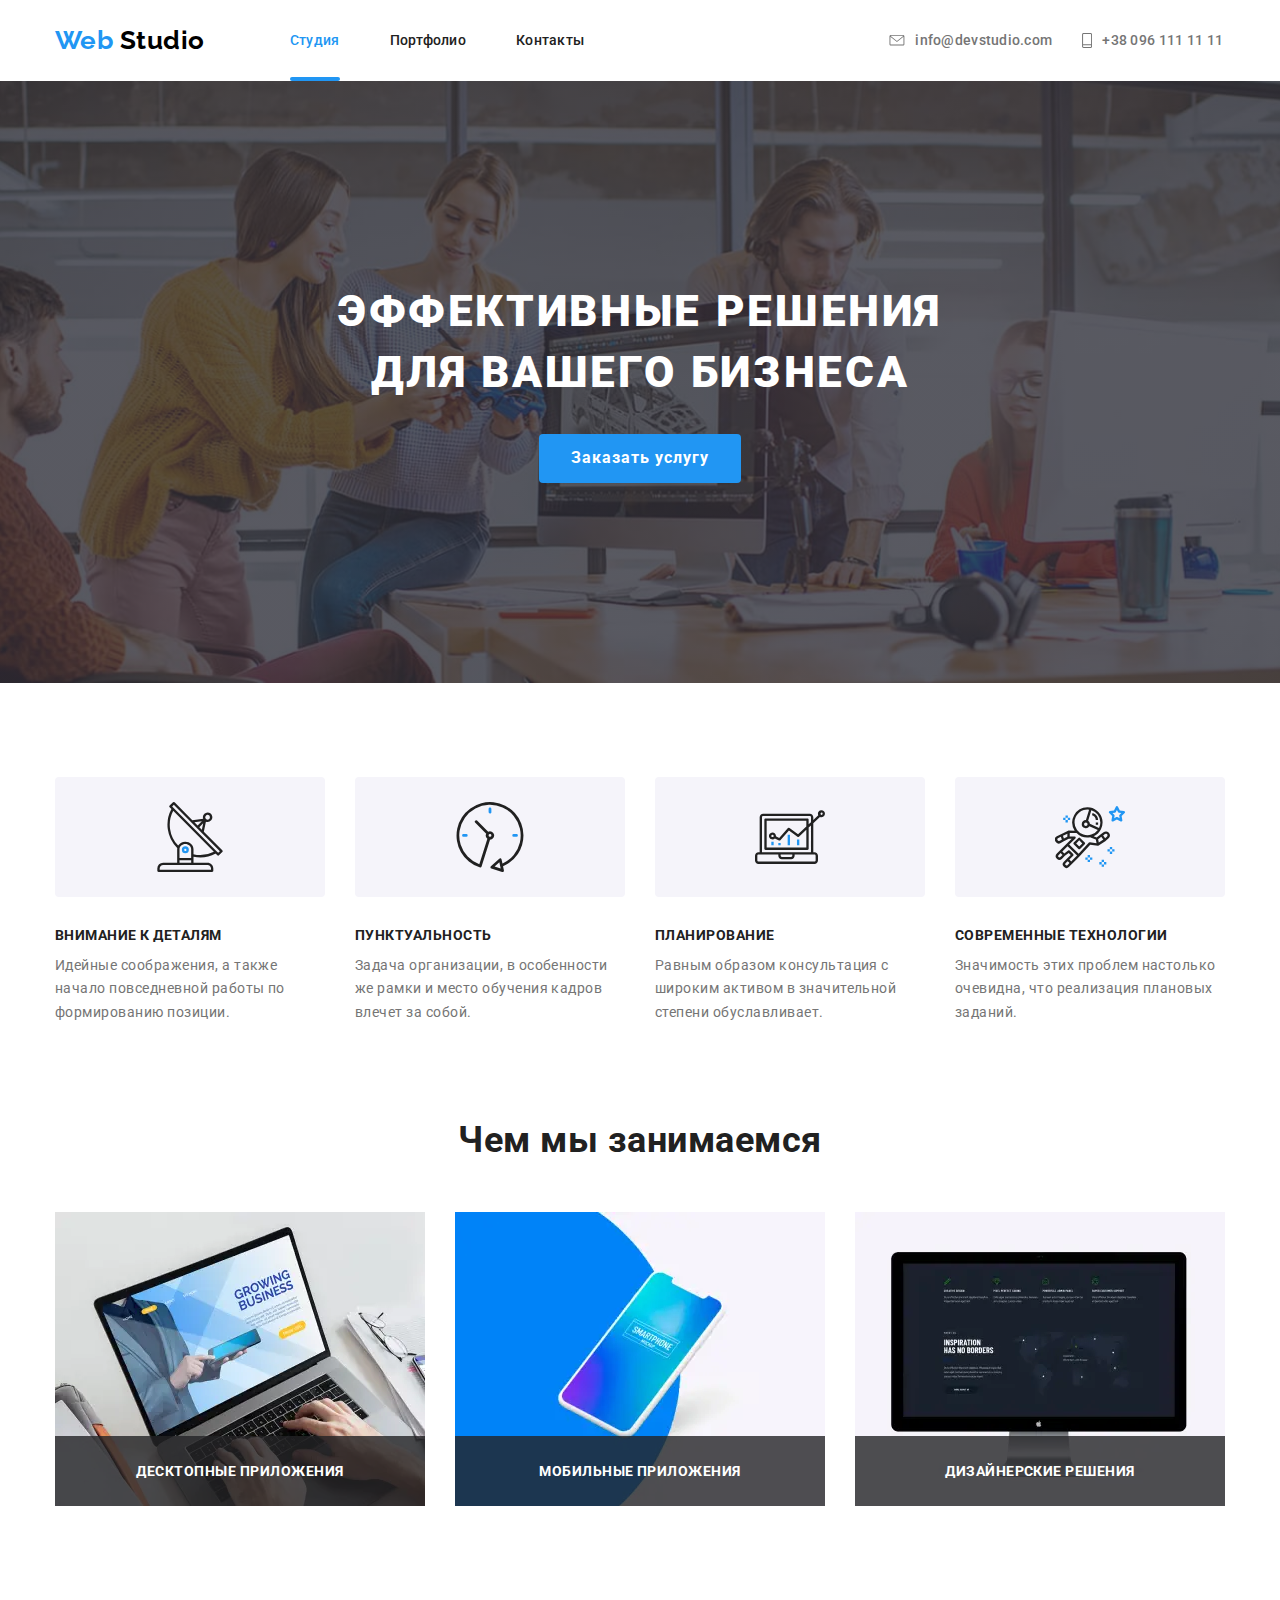
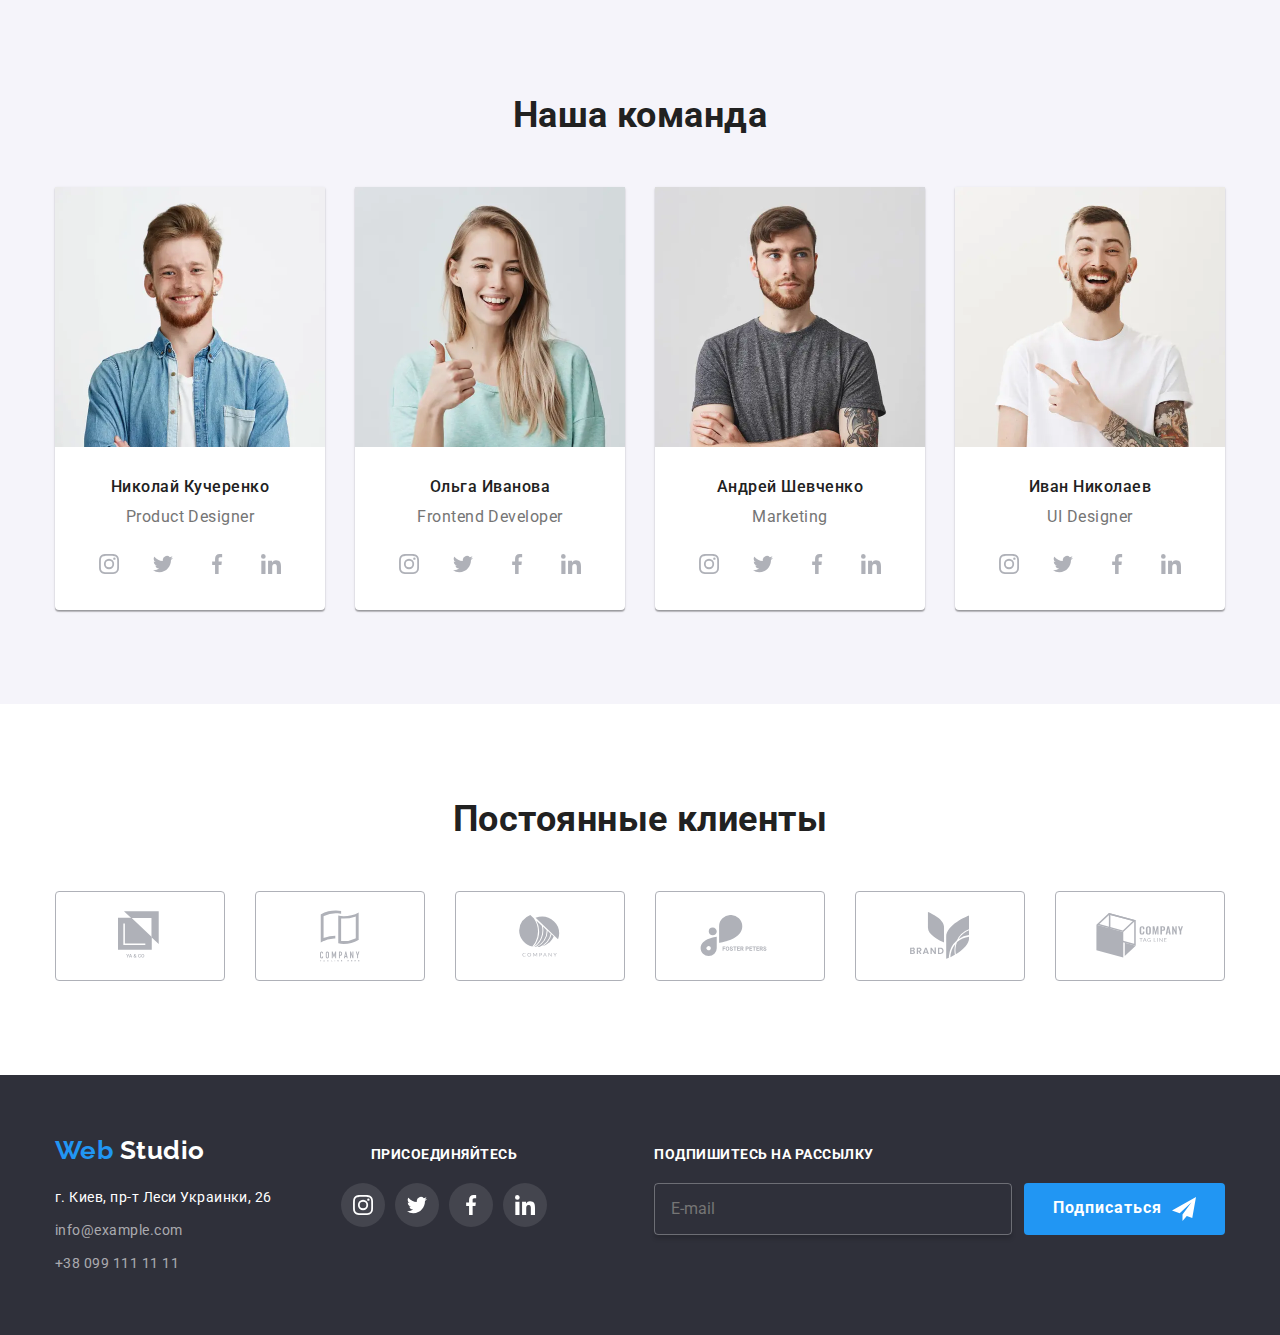
<file: index.html>
<!DOCTYPE html>
<html lang="ru">
  <head>
    <meta charset="UTF-8" />
    <meta name="viewport" content="width=device-width, initial-scale=1.0" />
    <title>Web Studio</title>
    <link
      href="https://fonts.googleapis.com/css2?family=Raleway:wght@700&family=Roboto:wght@400;500;700;900&display=swap"
      rel="stylesheet"
    />
    <link
      rel="stylesheet"
      href="https://cdnjs.cloudflare.com/ajax/libs/modern-normalize/0.7.0/modern-normalize.min.css"
    />
    <link rel="stylesheet" href="./css/main.min.css" />
  </head>
  <body>
    <!--Шапка сайта-->
    <header class="page-header">
      <!-- <div class="conteiner"> -->
      <div class="conteiner page-header-nav">
        <a href="./index.html" class="logo" lang="en"
          >Web <span class="logo-primary">Studio</span></a
        >
        <button
          type="button"
          class="dropdown-menu"
          aria-expanded="false"
          aria-controls="menu-container"
          data-menu-button
        >
          <svg
            class="icon"
            width="40"
            height="40"
            aria-label="Переключатель мобильного  меню"
          >
            <use
              class="icon-close-md"
              href="./images/sprite.svg#icon-close-md"
            ></use>
            <use
              class="icon-burger"
              href="./images/sprite.svg#icon-burger"
            ></use>
          </svg>
        </button>

        <div class="menu-conteiner" data-menu>
          <nav class="main-nav">
            <ul class="nav-list">
              <li class="nav-item">
                <a href="" class="nav-link current">Студия</a>
              </li>
              <li class="nav-item">
                <a href="./portfolio.html" class="nav-link">Портфолио</a>
              </li>
              <li class="nav-item">
                <a href="" class="nav-link">Контакты</a>
              </li>
            </ul>
          </nav>
          <address class="auth-nav">
            <a
              href="mailto:info@devstudio.com"
              class="auth-nav-link auth-nav-item"
            >
              <svg class="icon-mail">
                <use href="./images/sprite.svg#icon-envelope"></use>
              </svg>
              info@devstudio.com</a
            >
            <a href="tel:+380961111111" class="auth-nav-link auth-nav-item">
              <svg class="icon-phone">
                <use href="./images/sprite.svg#icon-smartphone"></use>
              </svg>
              +38 096 111 11 11</a
            >
          </address>
        </div>
      </div>
      <!-- </div> -->
    </header>
    <main>
      <!--Герой-->
      <section class="hero">
        <div class="hero-conteiner">
          <h1 class="hero-title">
            Эффективные решения для вашего бизнеса
          </h1>
          <button type="submit" class="submit" data-modal-open>
            Заказать услугу
          </button>
        </div>
      </section>
      <!--Приоритет-->
      <section class="section">
        <div class="conteiner">
          <h2 class="visually-hidden">Приоритет</h2>
          <ul class="priority">
            <li class="priority-item">
              <div class="priority-icon-conteiner">
                <svg class="icon-priority">
                  <use href="./images/sprite.svg#icon-antenna-1"></use>
                </svg>
              </div>
              <h3 class="priority-title">Внимание к деталям</h3>
              <p class="priority-text">
                Идейные соображения, а также начало повседневной работы по
                формированию позиции.
              </p>
            </li>

            <li class="priority-item">
              <div class="priority-icon-conteiner">
                <svg class="icon-priority">
                  <use href="./images/sprite.svg#icon-clock-1"></use>
                </svg>
              </div>
              <h3 class="priority-title">Пунктуальность</h3>
              <p class="priority-text">
                Задача организации, в особенности же рамки и место обучения
                кадров влечет за собой.
              </p>
            </li>
            <li class="priority-item">
              <div class="priority-icon-conteiner">
                <svg class="icon-priority">
                  <use href="./images/sprite.svg#icon-diagram-1"></use>
                </svg>
              </div>
              <h3 class="priority-title">Планирование</h3>
              <p class="priority-text">
                Равным образом консультация с широким активом в значительной
                степени обуславливает.
              </p>
            </li>
            <li class="priority-item">
              <div class="priority-icon-conteiner">
                <svg class="icon-priority">
                  <use href="./images/sprite.svg#icon-astronaut-1"></use>
                </svg>
              </div>
              <h3 class="priority-title">Современные технологии</h3>
              <p class="priority-text">
                Значимость этих проблем настолько очевидна, что реализация
                плановых заданий.
              </p>
            </li>
          </ul>
        </div>
      </section>
      <!--Чем мы занимаемся-->
      <section class="section-no-padding our-work">
        <div class="conteiner">
          <h2 class="section-title">Чем мы занимаемся</h2>
          <ul class="work-list">
            <li class="work-item">
              <picture>
                <source
                  srcset="
                    ./images/work/work1-370.webp    1x,
                    ./images/work/work1-370@2x.webp 2x,
                    ./images/work/work1-370@3x.webp 3x
                  "
                  type="image/webp"
                />
                <img
                  srcset="
                    ./images/work/work1-370.jpg    1x,
                    ./images/work/work1-370@2x.jpg 2x,
                    ./images/work/work1-370@3x.jpg 3x
                  "
                  class="work-img"
                  src="./images/work1-370.jpg"
                  alt="ноутбук"
                  width="370"
                />
              </picture>
              <a href="" class="work-link">Десктопные приложения</a>
            </li>
            <li class="work-item">
              <picture>
                <source
                  srcset="
                    ./images/work/work2-370.webp    1x,
                    ./images/work/work2-370@2x.webp 2x,
                    ./images/work/work2-370@3x.webp 3x
                  "
                  type="image/webp"
                />
                <img
                  srcset="
                    ./images/work/work2-370.jpg    1x,
                    ./images/work/work2-370@2x.jpg 2x,
                    ./images/work/work2-370@3x.jpg 3x
                  "
                  class="work-img"
                  src="./images/work2-370.jpg"
                  alt="мобильный-телефон"
                  width="370"
                />
              </picture>
              <a href="" class="work-link">Мобильные приложения</a>
            </li>
            <li class="work-item">
              <picture>
                <source
                  srcset="
                    ./images/work/work3-370.webp    1x,
                    ./images/work/work3-370@2x.webp 2x,
                    ./images/work/work3-370@3x.webp 3x
                  "
                  type="image/webp"
                />
                <img
                  srcset="
                    ./images/work/work3-370.jpg    1x,
                    ./images/work/work3-370@2x.jpg 2x,
                    ./images/work/work3-370@3x.jpg 3x
                  "
                  class="work-img"
                  src="./images/work3-370.jpg"
                  alt="экран-компьютера"
                  width="370"
                />
              </picture>
              <a href="" class="work-link">Дизайнерские решения</a>
            </li>
          </ul>
        </div>
      </section>
      <!--Наша команда-->
      <section class="our-team section">
        <div class="conteiner">
          <h2 class="section-title">Наша команда</h2>
          <ul class="team">
            <li class="team-item">
              <picture>
                <source
                  srcset="
                    ./images/team/team1-450.webp     450w,
                    ./images/team/team1-450@2x.webp  900w,
                    ./images/team/team1-450@3x.webp 1350w
                  "
                  type="image/webp"
                  media="(max-width: 767px)"
                  sizes="(min-width: 1200px) 25vw, (min-width: 768px) 50vw, 100vw "
                />
                <source
                  srcset="
                    ./images/team/team1-270.webp    270w,
                    ./images/team/team1-270@2x.webp 540w,
                    ./images/team/team1-270@3x.webp 810w
                  "
                  type="image/webp"
                  media="(min-width: 1200px)"
                  sizes="(min-width: 1200px) 25vw, (min-width: 768px) 50vw, 100vw "
                />
                <source
                  srcset="
                    ./images/team/team1-354.webp     354w,
                    ./images/team/team1-354@2x.webp  708w,
                    ./images/team/team1-354@3x.webp 1062w
                  "
                  type="image/webp"
                  media="(min-width: 768px)"
                  sizes="(min-width: 1200px) 25vw, (min-width: 768px) 50vw, 100vw "
                />
                <source
                  srcset="
                    ./images/team/team1-450.jpg     450w,
                    ./images/team/team1-450@2x.jpg  900w,
                    ./images/team/team1-450@3x.jpg 1350w
                  "
                  media="(max-width: 767px)"
                  sizes="(min-width: 1200px) 25vw, (min-width: 768px) 50vw, 100vw "
                />
                <source
                  srcset="
                    ./images/team/team1-270.jpg    270w,
                    ./images/team/team1-270@2x.jpg 540w,
                    ./images/team/team1-270@3x.jpg 810w
                  "
                  media="(min-width: 1200px)"
                  sizes="(min-width: 1200px) 25vw, (min-width: 768px) 50vw, 100vw "
                />
                <source
                  srcset="
                    ./images/team/team1-354.jpg     354w,
                    ./images/team/team1-354@2x.jpg  708w,
                    ./images/team/team1-354@3x.jpg 1062w
                  "
                  type="image/webp"
                  media="(min-width: 768px)"
                  sizes="(min-width: 1200px) 25vw, (min-width: 768px) 50vw, 100vw "
                />

                <img
                  class="img"
                  src="./images/team/team1-354.jpg"
                  alt="николай-кучеренко"
                />
              </picture>
              <div class="team-content">
                <h3 class="team-content-title">Николай Кучеренко</h3>
                <p class="team-content-text" lang="en">Product Designer</p>
                <ul class="social-network">
                  <li class="social-network-item">
                    <a
                      href=""
                      class="social-network-link"
                      aria-label="ссылка на instagram"
                    >
                      <svg class="icon-social-network">
                        <use href="./images/sprite.svg#icon-instagram"></use>
                      </svg>
                    </a>
                  </li>
                  <li class="social-network-item">
                    <a
                      href=""
                      class="social-network-link"
                      aria-label="ссылка на twitter"
                    >
                      <svg class="icon-social-network">
                        <use href="./images/sprite.svg#icon-twitter"></use>
                      </svg>
                    </a>
                  </li>
                  <li class="social-network-item">
                    <a
                      href=""
                      class="social-network-link"
                      aria-label="ссылка на facebook"
                    >
                      <svg class="icon-social-network">
                        <use href="./images/sprite.svg#icon-facebook"></use>
                      </svg>
                    </a>
                  </li>
                  <li class="social-network-item">
                    <a
                      href=""
                      class="social-network-link"
                      aria-label="ссылка на linkedin"
                    >
                      <svg class="icon-social-network">
                        <use href="./images/sprite.svg#icon-linkedin"></use>
                      </svg>
                    </a>
                  </li>
                </ul>
              </div>
            </li>
            <li class="team-item">
              <picture>
                <source
                  srcset="
                    ./images/team/team2-450.webp     450w,
                    ./images/team/team2-450@2x.webp  900w,
                    ./images/team/team2-450@3x.webp 1350w
                  "
                  type="image/webp"
                  media="(max-width: 767px)"
                  sizes="(min-width: 1200px) 25vw, (min-width: 768px) 50vw, 100vw "
                />
                <source
                  srcset="
                    ./images/team/team2-270.webp    270w,
                    ./images/team/team2-270@2x.webp 540w,
                    ./images/team/team2-270@3x.webp 810w
                  "
                  type="image/webp"
                  media="(min-width: 1200px)"
                  sizes="(min-width: 1200px) 25vw, (min-width: 768px) 50vw, 100vw "
                />
                <source
                  srcset="
                    ./images/team/team2-354.webp     354w,
                    ./images/team/team2-354@2x.webp  708w,
                    ./images/team/team2-354@3x.webp 1062w
                  "
                  type="image/webp"
                  media="(min-width: 768px)"
                  sizes="(min-width: 1200px) 25vw, (min-width: 768px) 50vw, 100vw "
                />
                <source
                  srcset="
                    ./images/team/team2-450.jpg     450w,
                    ./images/team/team2-450@2x.jpg  900w,
                    ./images/team/team2-450@3x.jpg 1350w
                  "
                  media="(max-width: 767px)"
                  sizes="(min-width: 1200px) 25vw, (min-width: 768px) 50vw, 100vw "
                />
                <source
                  srcset="
                    ./images/team/team2-270.jpg    270w,
                    ./images/team/team2-270@2x.jpg 540w,
                    ./images/team/team2-270@3x.jpg 810w
                  "
                  media="(min-width: 1200px)"
                  sizes="(min-width: 1200px) 25vw, (min-width: 768px) 50vw, 100vw "
                />
                <source
                  srcset="
                    ./images/team/team2-354.jpg     354w,
                    ./images/team/team2-354@2x.jpg  708w,
                    ./images/team/team2-354@3x.jpg 1062w
                  "
                  type="image/webp"
                  media="(min-width: 768px)"
                  sizes="(min-width: 1200px) 25vw, (min-width: 768px) 50vw, 100vw "
                />

                <img
                  class="img"
                  src="./images/team/team2-354.jpg"
                  alt="ольга-иванова"
                />
              </picture>

              <div class="team-content">
                <h3 class="team-content-title">Ольга Иванова</h3>
                <p class="team-content-text" lang="en">Frontend Developer</p>
                <ul class="social-network">
                  <li class="social-network-item">
                    <a
                      href=""
                      class="social-network-link"
                      aria-label="ссылка на instagram"
                    >
                      <svg class="icon-social-network">
                        <use href="./images/sprite.svg#icon-instagram"></use>
                      </svg>
                    </a>
                  </li>
                  <li class="social-network-item">
                    <a
                      href=""
                      class="social-network-link"
                      aria-label="ссылка на twitter"
                    >
                      <svg class="icon-social-network">
                        <use href="./images/sprite.svg#icon-twitter"></use>
                      </svg>
                    </a>
                  </li>
                  <li class="social-network-item">
                    <a
                      href=""
                      class="social-network-link"
                      aria-label="ссылка на facebook"
                    >
                      <svg class="icon-social-network">
                        <use href="./images/sprite.svg#icon-facebook"></use>
                      </svg>
                    </a>
                  </li>
                  <li class="social-network-item">
                    <a
                      href=""
                      class="social-network-link"
                      aria-label="ссылка на linkedin"
                    >
                      <svg class="icon-social-network">
                        <use href="./images/sprite.svg#icon-linkedin"></use>
                      </svg>
                    </a>
                  </li>
                </ul>
              </div>
            </li>
            <li class="team-item">
              <picture>
                <source
                  srcset="
                    ./images/team/team3-450.webp     450w,
                    ./images/team/team3-450@2x.webp  900w,
                    ./images/team/team3-450@3x.webp 1350w
                  "
                  type="image/webp"
                  media="(max-width: 767px)"
                  sizes="(min-width: 1200px) 25vw, (min-width: 768px) 50vw, 100vw "
                />
                <source
                  srcset="
                    ./images/team/team3-270.webp    270w,
                    ./images/team/team3-270@2x.webp 540w,
                    ./images/team/team3-270@3x.webp 810w
                  "
                  type="image/webp"
                  media="(min-width: 1200px)"
                  sizes="(min-width: 1200px) 25vw, (min-width: 768px) 50vw, 100vw "
                />
                <source
                  srcset="
                    ./images/team/team3-354.webp     354w,
                    ./images/team/team3-354@2x.webp  708w,
                    ./images/team/team3-354@3x.webp 1062w
                  "
                  type="image/webp"
                  media="(min-width: 768px)"
                  sizes="(min-width: 1200px) 25vw, (min-width: 768px) 50vw, 100vw "
                />
                <source
                  srcset="
                    ./images/team/team3-450.jpg     450w,
                    ./images/team/team3-450@2x.jpg  900w,
                    ./images/team/team3-450@3x.jpg 1350w
                  "
                  media="(max-width: 767px)"
                  sizes="(min-width: 1200px) 25vw, (min-width: 768px) 50vw, 100vw "
                />
                <source
                  srcset="
                    ./images/team/team3-270.jpg    270w,
                    ./images/team/team3-270@2x.jpg 540w,
                    ./images/team/team3-270@3x.jpg 810w
                  "
                  media="(min-width: 1200px)"
                  sizes="(min-width: 1200px) 25vw, (min-width: 768px) 50vw, 100vw "
                />
                <source
                  srcset="
                    ./images/team/team3-354.jpg     354w,
                    ./images/team/team3-354@2x.jpg  708w,
                    ./images/team/team3-354@3x.jpg 1062w
                  "
                  type="image/webp"
                  media="(min-width: 768px)"
                  sizes="(min-width: 1200px) 25vw, (min-width: 768px) 50vw, 100vw "
                />

                <img
                  class="img"
                  src="./images/team/team3-354.jpg"
                  alt="андрей-шевченко"
                />
              </picture>
              <div class="team-content">
                <h3 class="team-content-title">Андрей Шевченко</h3>
                <p class="team-content-text" lang="en">Marketing</p>
                <ul class="social-network">
                  <li class="social-network-item">
                    <a
                      href=""
                      class="social-network-link"
                      aria-label="ссылка на instagram"
                    >
                      <svg class="icon-social-network">
                        <use href="./images/sprite.svg#icon-instagram"></use>
                      </svg>
                    </a>
                  </li>
                  <li class="social-network-item">
                    <a
                      href=""
                      class="social-network-link"
                      aria-label="ссылка на twitter"
                    >
                      <svg class="icon-social-network">
                        <use href="./images/sprite.svg#icon-twitter"></use>
                      </svg>
                    </a>
                  </li>
                  <li class="social-network-item">
                    <a
                      href=""
                      class="social-network-link"
                      aria-label="ссылка на facebook"
                    >
                      <svg class="icon-social-network">
                        <use href="./images/sprite.svg#icon-facebook"></use>
                      </svg>
                    </a>
                  </li>
                  <li class="social-network-item">
                    <a
                      href=""
                      class="social-network-link"
                      aria-label="ссылка на linkedin"
                    >
                      <svg class="icon-social-network">
                        <use href="./images/sprite.svg#icon-linkedin"></use>
                      </svg>
                    </a>
                  </li>
                </ul>
              </div>
            </li>
            <li class="team-item">
              <picture>
                <source
                  srcset="
                    ./images/team/team4-450.webp     450w,
                    ./images/team/team4-450@2x.webp  900w,
                    ./images/team/team4-450@3x.webp 1350w
                  "
                  type="image/webp"
                  media="(max-width: 767px)"
                  sizes="(min-width: 1200px) 25vw, (min-width: 768px) 50vw, 100vw "
                />
                <source
                  srcset="
                    ./images/team/team4-270.webp    270w,
                    ./images/team/team4-270@2x.webp 540w,
                    ./images/team/team4-270@3x.webp 810w
                  "
                  type="image/webp"
                  media="(min-width: 1200px)"
                  sizes="(min-width: 1200px) 25vw, (min-width: 768px) 50vw, 100vw "
                />
                <source
                  srcset="
                    ./images/team/team4-354.webp     354w,
                    ./images/team/team4-354@2x.webp  708w,
                    ./images/team/team4-354@3x.webp 1062w
                  "
                  type="image/webp"
                  media="(min-width: 768px)"
                  sizes="(min-width: 1200px) 25vw, (min-width: 768px) 50vw, 100vw "
                />
                <source
                  srcset="
                    ./images/team/team4-450.jpg     450w,
                    ./images/team/team4-450@2x.jpg  900w,
                    ./images/team/team4-450@3x.jpg 1350w
                  "
                  media="(max-width: 767px)"
                  sizes="(min-width: 1200px) 25vw, (min-width: 768px) 50vw, 100vw "
                />
                <source
                  srcset="
                    ./images/team/team4-270.jpg    270w,
                    ./images/team/team4-270@2x.jpg 540w,
                    ./images/team/team4-270@3x.jpg 810w
                  "
                  media="(min-width: 1200px)"
                  sizes="(min-width: 1200px) 25vw, (min-width: 768px) 50vw, 100vw "
                />
                <source
                  srcset="
                    ./images/team/team4-354.jpg     354w,
                    ./images/team/team4-354@2x.jpg  708w,
                    ./images/team/team4-354@3x.jpg 1062w
                  "
                  type="image/webp"
                  media="(min-width: 768px)"
                  sizes="(min-width: 1200px) 25vw, (min-width: 768px) 50vw, 100vw "
                />

                <img
                  class="img"
                  src="./images/team/team3-354.jpg"
                  alt="иван-николаев"
                />
              </picture>
              <div class="team-content">
                <h3 class="team-content-title">Иван Николаев</h3>
                <p class="team-content-text" lang="en">UI Designer</p>
                <ul class="social-network">
                  <li class="social-network-item">
                    <a
                      href=""
                      class="social-network-link"
                      aria-label="ссылка на instagram"
                    >
                      <svg class="icon-social-network">
                        <use href="./images/sprite.svg#icon-instagram"></use>
                      </svg>
                    </a>
                  </li>
                  <li class="social-network-item">
                    <a
                      href=""
                      class="social-network-link"
                      aria-label="ссылка на twitter"
                    >
                      <svg class="icon-social-network">
                        <use href="./images/sprite.svg#icon-twitter"></use>
                      </svg>
                    </a>
                  </li>
                  <li class="social-network-item">
                    <a
                      href=""
                      class="social-network-link"
                      aria-label="ссылка на facebook"
                    >
                      <svg class="icon-social-network">
                        <use href="./images/sprite.svg#icon-facebook"></use>
                      </svg>
                    </a>
                  </li>
                  <li class="social-network-item">
                    <a
                      href=""
                      class="social-network-link"
                      aria-label="ссылка на linkedin"
                    >
                      <svg class="icon-social-network">
                        <use href="./images/sprite.svg#icon-linkedin"></use>
                      </svg>
                    </a>
                  </li>
                </ul>
              </div>
            </li>
          </ul>
        </div>
      </section>
      <!--Постоянные клиенты-->
      <section class="section">
        <div class="conteiner">
          <h2 class="section-title">Постоянные клиенты</h2>
          <ul class="customers">
            <li class="customers-item">
              <a
                href=""
                aria-label="ссылка на компанию-1"
                class="customers-link"
              >
                <svg class="icon-logo" width="45" height="50">
                  <use href="./images/sprite.svg#icon-logo-1"></use>
                </svg>
              </a>
            </li>
            <li class="customers-item">
              <a
                href=""
                aria-label="ссылка на компанию-2"
                class="customers-link"
              >
                <svg class="icon-logo" width="40" height="52">
                  <use href="./images/sprite.svg#icon-logo-2"></use>
                </svg>
              </a>
            </li>
            <li class="customers-item">
              <a
                href=""
                aria-label="ссылка на компанию-3"
                class="customers-link"
              >
                <svg class="icon-logo" width="41" height="42">
                  <use href="./images/sprite.svg#icon-logo-3"></use>
                </svg>
              </a>
            </li>
            <li class="customers-item">
              <a
                href=""
                aria-label="ссылка на компанию-4"
                class="customers-link"
              >
                <svg class="icon-logo" width="80" height="42">
                  <use href="./images/sprite.svg#icon-logo-4"></use>
                </svg>
              </a>
            </li>
            <li class="customers-item">
              <a
                href=""
                aria-label="ссылка на компанию-5"
                class="customers-link"
              >
                <svg class="icon-logo" width="59" height="47">
                  <use href="./images/sprite.svg#icon-logo-5"></use>
                </svg>
              </a>
            </li>
            <li class="customers-item">
              <a
                href=""
                aria-label="ссылка на компанию-6"
                class="customers-link"
              >
                <svg class="icon-logo" width="88" height="45">
                  <use href="./images/sprite.svg#icon-logo-6"></use>
                </svg>
              </a>
            </li>
          </ul>
        </div>
      </section>
    </main>
    <!--Подвал-->
    <footer class="footer">
      <div class="footer-conteiner">
        <div class="flex-footer">
          <div class="flex-footer-tablet">
            <!-- Первый контейнер -->
            <div class="footer-info">
              <a href="./index.html" class="footer-logo" lang="en"
                >Web <span class="logo-secondary">Studio</span>
              </a>
              <address>
                <a class="footer-info-link map" href="./index.html"
                  >г. Киев, пр-т Леси Украинки, 26</a
                >
                <a
                  class="footer-info-link mail-link"
                  href="mailto:info@example.com"
                  >info@example.com</a
                >
                <a href="tel:+380991111111" class="footer-info-link"
                  >+38 099 111 11 11</a
                >
              </address>
            </div>
            <!-- Второй контейнер -->
            <div class="join-in">
              <b class="footer-caption">Присоединяйтесь</b>
              <ul class="social-network">
                <li class="social-network-item">
                  <a
                    href=""
                    class="social-network-footer"
                    aria-label="ссылка на instagram"
                  >
                    <svg class="icon-social-footer">
                      <use href="./images/sprite.svg#icon-instagram"></use>
                    </svg>
                  </a>
                </li>
                <li class="social-network-item">
                  <a
                    href=""
                    class="social-network-footer"
                    aria-label="ссылка на twitter"
                  >
                    <svg class="icon-social-footer">
                      <use href="./images/sprite.svg#icon-twitter"></use>
                    </svg>
                  </a>
                </li>
                <li class="social-network-item">
                  <a
                    href=""
                    class="social-network-footer"
                    aria-label="ссылка на facebook"
                  >
                    <svg class="icon-social-footer">
                      <use href="./images/sprite.svg#icon-facebook"></use>
                    </svg>
                  </a>
                </li>
                <li class="social-network-item">
                  <a
                    href=""
                    class="social-network-footer"
                    aria-label="ссылка на linkedin"
                  >
                    <svg class="icon-social-footer">
                      <use href="./images/sprite.svg#icon-linkedin"></use>
                    </svg>
                  </a>
                </li>
              </ul>
            </div>
          </div>
          <!-- Третий контейнер -->
          <div class="join">
            <b class="footer-caption">Подпишитесь на рассылку</b>
            <!-- <div class="join-conteiner"> -->
            <form class="join-form">
              <label class="join-form-label">
                <input
                  class="join-form-input"
                  type="email"
                  name="email"
                  placeholder="E-mail"
                />
              </label>
              <button class="join-button">
                Подписаться
                <svg class="icon-plane">
                  <use href="./images/sprite.svg#icon-plane"></use>
                </svg>
              </button>
            </form>
            <!-- </div> -->
          </div>
        </div>
      </div>
      <!-- Modal window -->
      <div class="backdrop is-hidden" data-modal>
        <div class="modal">
          <button
            data-modal-close
            class="dropdown-close"
            aria-label="Закрывает модальное окно"
            type="button"
          >
            <svg class="icon-dropdown-close">
              <use href="./images/sprite.svg#icon-close-modal"></use>
            </svg>
          </button>
          <form class="form js-speaker-form">
            <b class="form-title">
              Оставьте свои данные, мы вам перезвоним
            </b>
            <label class="form-field">
              <input
                required
                class="form-input"
                type="text"
                name="name"
                placeholder=" "
              />
              <svg class="icon-modal">
                <use href="./images/sprite.svg#icon-person-modal"></use>
              </svg>
              <span class="form-label">Имя</span>
            </label>
            <label class="form-field">
              <input
                required
                class="form-input"
                type="tel"
                name="phone"
                placeholder=" "
              />
              <svg class="icon-modal">
                <use href="./images/sprite.svg#icon-phone-modal"></use>
              </svg>
              <span class="form-label">Телефон</span>
            </label>
            <label class="form-field">
              <input
                required
                class="form-input"
                type="email"
                name="email"
                placeholder=" "
              />
              <svg class="icon-modal">
                <use href="./images/sprite.svg#icon-email-modal"></use>
              </svg>
              <span class="form-label">Почта</span>
            </label>
            <label class="form-field textarea">
              <textarea
                class="comment"
                name="comment"
                placeholder=" "
              ></textarea>
              <span class="form-comment">Комментарий</span>
            </label>
            <label class="checkbox">
              <input
                class="checkbox-input"
                required
                type="checkbox"
                name="terms-of-use"
                value="terms-of-use"
              />
              <!-- <span class="checkbox-check"></span> -->
              <svg class="icon-check">
                <use href="./images/sprite.svg#icon-no-check"></use>
              </svg>
              <span class="policy">
                Соглашаюсь с рассылкой и принимаю
                <a class="policy-link" href="" aria-label="Условия договора "
                  >Условия договора</a
                >
              </span>
            </label>
            <div class="conteiner-button">
              <button
                class="button-modal"
                type="submit"
                aria-label="Отправляет форму"
              >
                Отправить
              </button>
            </div>
          </form>
        </div>
      </div>
    </footer>
    <script>
      const { height: pageHeaderHeight } = document
        .querySelector('.page-header')
        .getBoundingClientRect();

      document.body.style.paddingTop = `${pageHeaderHeight}px`;
    </script>

    <script>
      (() => {
        document
          .querySelector('.js-speaker-form')
          .addEventListener('submit', e => {
            e.preventDefault();

            new FormData(e.currentTarget).forEach((value, name) =>
              console.log(`${name}: ${value}`),
            );

            e.currentTarget.reset();
          });
      })();
    </script>

    <script src="./js/modal.js"></script>
    <script src="./js/menu.js"></script>
  </body>
</html>
</file>
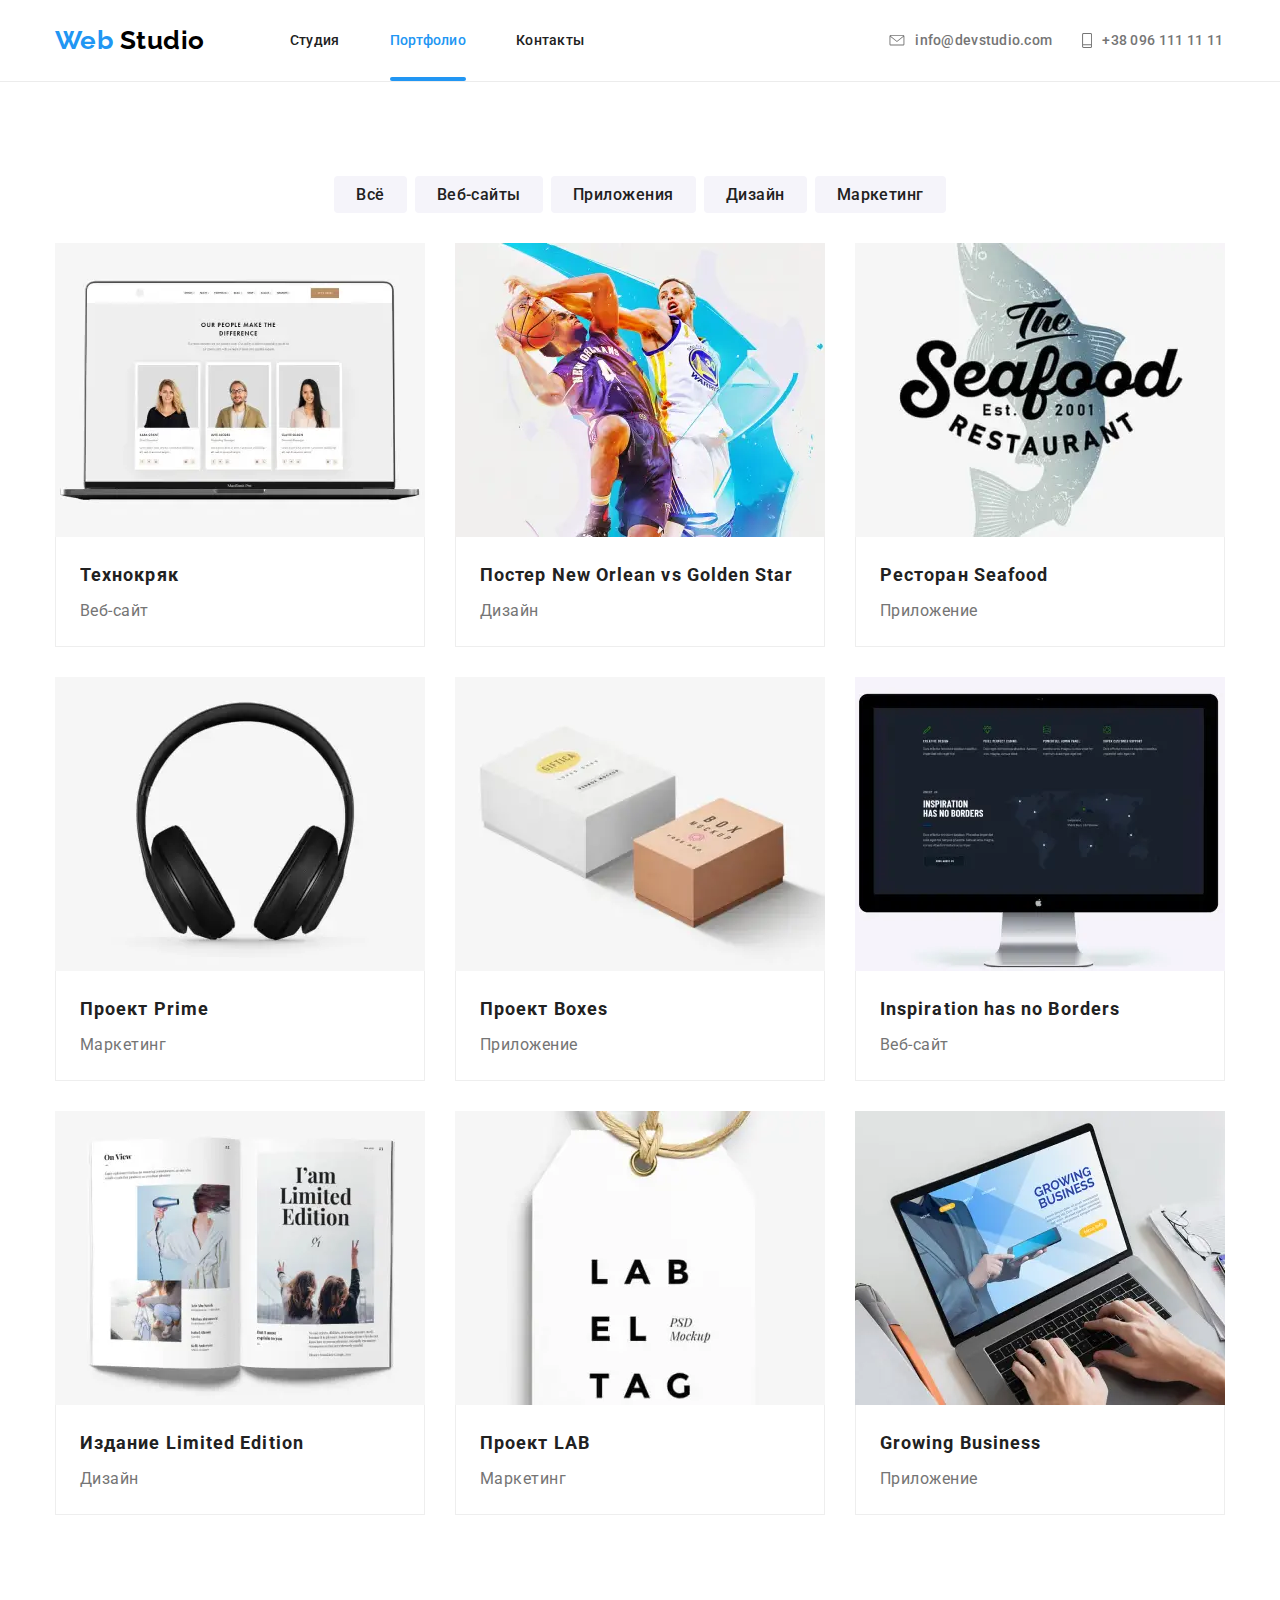
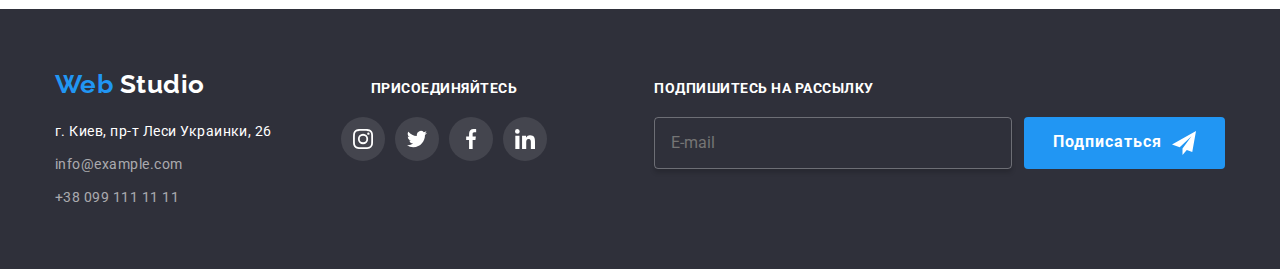
<file: portfolio.html>
<!DOCTYPE html>
<html lang="ru">
  <head>
    <meta charset="UTF-8" />
    <meta name="viewport" content="width=device-width, initial-scale=1.0" />
    <title>Portfolio</title>
    <link
      href="https://fonts.googleapis.com/css2?family=Raleway:wght@700&family=Roboto:wght@400;500;700;900&display=swap"
      rel="stylesheet"
    />
    <link
      rel="stylesheet"
      href="https://cdnjs.cloudflare.com/ajax/libs/modern-normalize/0.7.0/modern-normalize.min.css"
    />
    <link rel="stylesheet" href="./css/portfolio.min.css" />
  </head>
  <body>
    <!--Шапка сайта-->
    <header class="page-header header-portfolio">
      <div class="conteiner page-header-nav">
        <a href="./index.html" class="logo" lang="en"
          >Web <span class="logo-primary">Studio</span></a
        >
        <button
          type="button"
          class="dropdown-menu"
          aria-label="Выпадающее меню"
          data-menu-button
        >
          <svg
            class="icon"
            width="40"
            height="40"
            aria-label="Переключатель мобильного меню"
          >
            <use
              class="icon-close-md"
              href="./images/sprite.svg#icon-close-md"
            ></use>
            <use
              class="icon-burger"
              href="./images/sprite.svg#icon-burger"
            ></use>
          </svg>
        </button>
        <div class="menu-conteiner" data-menu>
          <nav class="main-nav">
            <ul class="nav-list">
              <li class="nav-item">
                <a href="./index.html" class="nav-link">Студия</a>
              </li>
              <li class="nav-item">
                <a href="" class="nav-link current">Портфолио</a>
              </li>
              <li class="nav-item">
                <a href="" class="nav-link">Контакты</a>
              </li>
            </ul>
          </nav>
          <address class="auth-nav">
            <a
              href="mailto:info@devstudio.com"
              class="auth-nav-link auth-nav-item"
            >
              <svg class="icon-mail">
                <use href="./images/sprite.svg#icon-envelope"></use>
              </svg>
              info@devstudio.com</a
            >
            <a href="tel:+380961111111" class="auth-nav-link auth-nav-item">
              <svg class="icon-phone">
                <use href="./images/sprite.svg#icon-smartphone"></use>
              </svg>
              +38 096 111 11 11</a
            >
          </address>
        </div>
      </div>
    </header>
    <!--Filter-->
    <main>
      <section class="section">
        <div class="conteiner">
          <h1 class="visually-hidden">Наши работы</h1>
          <div class="radio-group" role="group">
            <ul class="filter">
              <li class="filter-item">
                <label class="filter-label">
                  <input
                    class="filter-input"
                    type="radio"
                    name="radio-btn"
                    value="radio-btn"
                  />
                  <span class="filter-text">Всё</span>
                </label>
              </li>
              <li class="filter-item">
                <label class="filter-label">
                  <input
                    class="filter-input"
                    type="radio"
                    name="radio-btn"
                    value="radio-btn"
                  />
                  <span class="filter-text">Веб-сайты</span>
                </label>
              </li>
              <li class="filter-item">
                <label class="filter-label">
                  <input
                    class="filter-input"
                    type="radio"
                    name="radio-btn"
                    value="radio-btn"
                  />
                  <span class="filter-text">Приложения</span>
                </label>
              </li>
              <li class="filter-item">
                <label class="filter-label">
                  <input
                    class="filter-input"
                    type="radio"
                    name="radio-btn"
                    value="radio-btn"
                  />
                  <span class="filter-text">Дизайн</span>
                </label>
              </li>
              <li class="filter-item">
                <label class="filter-label">
                  <input
                    class="filter-input"
                    type="radio"
                    name="radio-btn"
                    value="radio-btn"
                  />
                  <span class="filter-text">Маркетинг</span>
                </label>
              </li>
            </ul>
          </div>
          <!-- Наши работы -->
          <ul class="portfolio">
            <li class="portfolio-card">
              <a href="" class="portfolio-link">
                <div class="card-img-conteiner">
                  <picture>
                    <source
                      srcset="
                        ./images/portfolio/portfolio1-450.webp     450w,
                        ./images/portfolio/portfolio1-450@2x.webp  900w,
                        ./images/portfolio/portfolio1-450@3x.webp 1350w
                      "
                      type="image/webp"
                      sizes="(min-width: 1200px) 33vw, (min-width: 768px) 50vw, 100vw"
                    />
                    <img
                      class="card-img"
                      srcset="
                        ./images/portfolio/portfolio1-450.jpg     450w,
                        ./images/portfolio/portfolio1-450@2x.jpg  900w,
                        ./images/portfolio/portfolio1-450@3x.jpg 1350w
                      "
                      src="./images/portfolio/portfolio1-450.jpg"
                      alt="ноутбук"
                      sizes="(min-width: 1200px) 33vw, (min-width: 768px) 50vw, 100vw"
                    />
                  </picture>
                  <p class="card-img-description">
                    Технокряк это современная площадка распространения
                    коронавируса. Компании используют эту платформу для
                    цифрового шпионажа и атак на защищённые сервера конкурентов.
                  </p>
                </div>
                <div class="card-content">
                  <h2 class="card-content-title">Технокряк</h2>
                  <p class="card-content-text">Веб-сайт</p>
                </div>
              </a>
            </li>
            <li class="portfolio-card">
              <a href="" class="portfolio-link">
                <div class="card-img-conteiner">
                  <picture>
                    <source
                      srcset="
                        ./images/portfolio/portfolio2-450.webp     450w,
                        ./images/portfolio/portfolio2-450@2x.webp  900w,
                        ./images/portfolio/portfolio2-450@3x.webp 1350w
                      "
                      type="image/webp"
                      sizes="(min-width: 1200px) 33vw, (min-width: 768px) 50vw, 100vw"
                    />
                    <img
                      class="card-img"
                      srcset="
                        ./images/portfolio/portfolio2-450.jpg     450w,
                        ./images/portfolio/portfolio2-450@2x.jpg  900w,
                        ./images/portfolio/portfolio2-450@3x.jpg 1350w
                      "
                      src="./images/portfolio/portfolio2-450.jpg"
                      alt="постер"
                      sizes="(min-width: 1200px) 33vw, (min-width: 768px) 50vw, 100vw"
                    />
                  </picture>
                  <p class="card-img-description">
                    Lorem ipsum dolor sit amet, consectetur adipisicing elit.
                    Asperiores officiis magni perferendis voluptate nulla quod,
                    at rerum minus dignissimos.
                  </p>
                </div>
                <div class="card-content">
                  <h2 class="card-content-title">
                    Постер <span lang="en">New Orlean vs Golden Star</span>
                  </h2>
                  <p class="card-content-text">Дизайн</p>
                </div>
              </a>
            </li>
            <li class="portfolio-card">
              <a href="" class="portfolio-link">
                <div class="card-img-conteiner">
                  <picture>
                    <source
                      srcset="
                        ./images/portfolio/portfolio3-450.webp     450w,
                        ./images/portfolio/portfolio3-450@2x.webp  900w,
                        ./images/portfolio/portfolio3-450@3x.webp 1350w
                      "
                      type="image/webp"
                      sizes="(min-width: 1200px) 33vw, (min-width: 768px) 50vw, 100vw"
                    />
                    <img
                      class="card-img"
                      srcset="
                        ./images/portfolio/portfolio3-450.jpg     450w,
                        ./images/portfolio/portfolio3-450@2x.jpg  900w,
                        ./images/portfolio/portfolio3-450@3x.jpg 1350w
                      "
                      src="./images/portfolio/portfolio3-450.jpg"
                      alt="рыба"
                      sizes="(min-width: 1200px) 33vw, (min-width: 768px) 50vw, 100vw"
                    />
                  </picture>
                  <p class="card-img-description">
                    Lorem ipsum dolor sit amet, consectetur adipisicing elit.
                    Asperiores officiis magni perferendis voluptate nulla quod,
                    at rerum minus dignissimos.
                  </p>
                </div>
                <div class="card-content">
                  <h2 class="card-content-title">
                    Ресторан <span lang="en">Seafood</span>
                  </h2>
                  <p class="card-content-text">Приложение</p>
                </div>
              </a>
            </li>
            <li class="portfolio-card">
              <a href="" class="portfolio-link">
                <div class="card-img-conteiner">
                  <picture>
                    <source
                      srcset="
                        ./images/portfolio/portfolio4-450.webp     450w,
                        ./images/portfolio/portfolio4-450@2x.webp  900w,
                        ./images/portfolio/portfolio4-450@3x.webp 1350w
                      "
                      type="image/webp"
                      sizes="(min-width: 1200px) 33vw, (min-width: 768px) 50vw, 100vw"
                    />
                    <img
                      class="card-img"
                      srcset="
                        ./images/portfolio/portfolio4-450.jpg     450w,
                        ./images/portfolio/portfolio4-450@2x.jpg  900w,
                        ./images/portfolio/portfolio4-450@3x.jpg 1350w
                      "
                      src="./images/portfolio/portfolio4-450.jpg"
                      alt="наушники"
                      sizes="(min-width: 1200px) 33vw, (min-width: 768px) 50vw, 100vw"
                    />
                  </picture>

                  <p class="card-img-description">
                    Lorem ipsum dolor sit amet, consectetur adipisicing elit.
                    Asperiores officiis magni perferendis voluptate nulla quod,
                    at rerum minus dignissimos.
                  </p>
                </div>
                <div class="card-content">
                  <h2 class="card-content-title">
                    Проект <span lang="en">Prime</span>
                  </h2>
                  <p class="card-content-text">Маркетинг</p>
                </div>
              </a>
            </li>
            <li class="portfolio-card">
              <a href="" class="portfolio-link">
                <div class="card-img-conteiner">
                  <picture>
                    <source
                      srcset="
                        ./images/portfolio/portfolio5-450.webp     450w,
                        ./images/portfolio/portfolio5-450@2x.webp  900w,
                        ./images/portfolio/portfolio5-450@3x.webp 1350w
                      "
                      type="image/webp"
                      sizes="(min-width: 1200px) 33vw, (min-width: 768px) 50vw, 100vw"
                    />
                    <img
                      class="card-img"
                      srcset="
                        ./images/portfolio/portfolio5-450.jpg     450w,
                        ./images/portfolio/portfolio5-450@2x.jpg  900w,
                        ./images/portfolio/portfolio5-450@3x.jpg 1350w
                      "
                      src="./images/portfolio/portfolio5-450.jpg"
                      alt="коробки"
                      sizes="(min-width: 1200px) 33vw, (min-width: 768px) 50vw, 100vw"
                    />
                  </picture>
                  <p class="card-img-description">
                    Lorem ipsum dolor sit amet, consectetur adipisicing elit.
                    Asperiores officiis magni perferendis voluptate nulla quod,
                    at rerum minus dignissimos.
                  </p>
                </div>
                <div class="card-content">
                  <h2 class="card-content-title">
                    Проект <span lang="en">Boxes</span>
                  </h2>
                  <p class="card-content-text">Приложение</p>
                </div>
              </a>
            </li>
            <li class="portfolio-card">
              <a href="" class="portfolio-link">
                <div class="card-img-conteiner">
                  <picture>
                    <source
                      srcset="
                        ./images/portfolio/portfolio6-450.webp     450w,
                        ./images/portfolio/portfolio6-450@2x.webp  900w,
                        ./images/portfolio/portfolio6-450@3x.webp 1350w
                      "
                      type="image/webp"
                      sizes="(min-width: 1200px) 33vw, (min-width: 768px) 50vw, 100vw"
                    />
                    <img
                      class="card-img"
                      srcset="
                        ./images/portfolio/portfolio6-450.jpg     450w,
                        ./images/portfolio/portfolio6-450@2x.jpg  900w,
                        ./images/portfolio/portfolio6-450@3x.jpg 1350w
                      "
                      src="./images/portfolio/portfolio6-450.jpg"
                      alt="экран"
                      sizes="(min-width: 1200px) 33vw, (min-width: 768px) 50vw, 100vw"
                    />
                  </picture>
                  <p class="card-img-description">
                    Lorem ipsum dolor sit amet, consectetur adipisicing elit.
                    Asperiores officiis magni perferendis voluptate nulla quod,
                    at rerum minus dignissimos.
                  </p>
                </div>
                <div class="card-content">
                  <h2 class="card-content-title" lang="en">
                    Inspiration has no Borders
                  </h2>
                  <p class="card-content-text">Веб-сайт</p>
                </div>
              </a>
            </li>
            <li class="portfolio-card">
              <a href="" class="portfolio-link">
                <div class="card-img-conteiner">
                  <picture>
                    <source
                      srcset="
                        ./images/portfolio/portfolio7-450.webp     450w,
                        ./images/portfolio/portfolio7-450@2x.webp  900w,
                        ./images/portfolio/portfolio7-450@3x.webp 1350w
                      "
                      type="image/webp"
                      sizes="(min-width: 1200px) 33vw, (min-width: 768px) 50vw, 100vw"
                    />
                    <img
                      class="card-img"
                      srcset="
                        ./images/portfolio/portfolio7-450.jpg     450w,
                        ./images/portfolio/portfolio7-450@2x.jpg  900w,
                        ./images/portfolio/portfolio7-450@3x.jpg 1350w
                      "
                      src="./images/portfolio/portfolio7-450.jpg"
                      alt="журнал"
                      sizes="(min-width: 1200px) 33vw, (min-width: 768px) 50vw, 100vw"
                    />
                  </picture>
                  <p class="card-img-description">
                    Lorem ipsum dolor sit amet, consectetur adipisicing elit.
                    Asperiores officiis magni perferendis voluptate nulla quod,
                    at rerum minus dignissimos.
                  </p>
                </div>
                <div class="card-content">
                  <h2 class="card-content-title">
                    Издание <span lang="en">Limited Edition</span>
                  </h2>
                  <p class="card-content-text">Дизайн</p>
                </div>
              </a>
            </li>
            <li class="portfolio-card">
              <a href="" class="portfolio-link">
                <div class="card-img-conteiner">
                  <picture>
                    <source
                      srcset="
                        ./images/portfolio/portfolio8-450.webp     450w,
                        ./images/portfolio/portfolio8-450@2x.webp  900w,
                        ./images/portfolio/portfolio8-450@3x.webp 1350w
                      "
                      type="image/webp"
                      sizes="(min-width: 1200px) 33vw, (min-width: 768px) 50vw, 100vw"
                    />
                    <img
                      class="card-img"
                      srcset="
                        ./images/portfolio/portfolio8-450.jpg     450w,
                        ./images/portfolio/portfolio8-450@2x.jpg  900w,
                        ./images/portfolio/portfolio8-450@3x.jpg 1350w
                      "
                      src="./images/portfolio/portfolio8-450.jpg"
                      alt="ярлык"
                      sizes="(min-width: 1200px) 33vw, (min-width: 768px) 50vw, 100vw"
                    />
                  </picture>
                  <p class="card-img-description">
                    Lorem ipsum dolor sit amet, consectetur adipisicing elit.
                    Asperiores officiis magni perferendis voluptate nulla quod,
                    at rerum minus dignissimos.
                  </p>
                </div>
                <div class="card-content">
                  <h2 class="card-content-title">
                    Проект <span lang="en">LAB</span>
                  </h2>
                  <p class="card-content-text">Маркетинг</p>
                </div>
              </a>
            </li>
            <li class="portfolio-card">
              <a href="" class="portfolio-link">
                <div class="card-img-conteiner">
                  <picture>
                    <source
                      srcset="
                        ./images/portfolio/portfolio9-450.webp     450w,
                        ./images/portfolio/portfolio9-450@2x.webp  900w,
                        ./images/portfolio/portfolio9-450@3x.webp 1350w
                      "
                      type="image/webp"
                      sizes="(min-width: 1200px) 33vw, (min-width: 768px) 50vw, 100vw"
                    />
                    <img
                      class="card-img"
                      srcset="
                        ./images/portfolio/portfolio9-450.jpg     450w,
                        ./images/portfolio/portfolio9-450@2x.jpg  900w,
                        ./images/portfolio/portfolio9-450@3x.jpg 1350w
                      "
                      src="./images/portfolio/portfolio9-450.jpg"
                      alt="ноутбук"
                      sizes="(min-width: 1200px) 33vw, (min-width: 768px) 50vw, 100vw"
                    />
                  </picture>
                  <p class="card-img-description">
                    Lorem ipsum dolor sit amet, consectetur adipisicing elit.
                    Asperiores officiis magni perferendis voluptate nulla quod,
                    at rerum minus dignissimos.
                  </p>
                </div>
                <div class="card-content">
                  <h2 class="card-content-title" lang="en">Growing Business</h2>
                  <p class="card-content-text">Приложение</p>
                </div>
              </a>
            </li>
          </ul>
        </div>
      </section>
    </main>
    <!--Подвал портфолио-->
    <footer class="footer">
      <div class="footer-conteiner">
        <div class="flex-footer">
          <div class="flex-footer-tablet">
            <!-- Первый контейнер -->
            <div class="footer-info">
              <a href="./index.html" class="footer-logo" lang="en"
                >Web <span class="logo-secondary">Studio</span>
              </a>
              <address class="address">
                <a class="footer-info-link map" href="./index.html"
                  >г. Киев, пр-т Леси Украинки, 26</a
                >
                <a
                  class="footer-info-link mail-link"
                  href="mailto:info@example.com"
                  >info@example.com</a
                >
                <a href="tel:+380991111111" class="footer-info-link"
                  >+38 099 111 11 11</a
                >
              </address>
            </div>
            <!-- Второй контейнер -->
            <div class="join-in">
              <b class="footer-caption">Присоединяйтесь</b>
              <ul class="social-network">
                <li class="social-network-item">
                  <a
                    href=""
                    class="social-network-footer"
                    aria-label="ссылка на instagram"
                  >
                    <svg class="icon-social-footer">
                      <use href="./images/sprite.svg#icon-instagram"></use>
                    </svg>
                  </a>
                </li>
                <li class="social-network-item">
                  <a
                    href=""
                    class="social-network-footer"
                    aria-label="ссылка на twitter"
                  >
                    <svg class="icon-social-footer">
                      <use href="./images/sprite.svg#icon-twitter"></use>
                    </svg>
                  </a>
                </li>
                <li class="social-network-item">
                  <a
                    href=""
                    class="social-network-footer"
                    aria-label="ссылка на facebook"
                  >
                    <svg class="icon-social-footer">
                      <use href="./images/sprite.svg#icon-facebook"></use>
                    </svg>
                  </a>
                </li>
                <li class="social-network-item">
                  <a
                    href=""
                    class="social-network-footer"
                    aria-label="ссылка на linkedin"
                  >
                    <svg class="icon-social-footer">
                      <use href="./images/sprite.svg#icon-linkedin"></use>
                    </svg>
                  </a>
                </li>
              </ul>
            </div>
          </div>
          <!-- Третий контейнер -->
          <div class="join">
            <b class="footer-caption">Подпишитесь на рассылку</b>
            <!-- <div class="join-conteiner"> -->
            <form class="join-form">
              <label class="join-form-label">
                <input
                  class="join-form-input"
                  type="email"
                  name="email"
                  placeholder="E-mail"
                />
              </label>
              <button class="join-button">
                Подписаться
                <svg class="icon-plane">
                  <use href="./images/sprite.svg#icon-plane"></use>
                </svg>
              </button>
            </form>
            <!-- </div> -->
          </div>
        </div>
      </div>
    </footer>
    <script>
      const { height: pageHeaderHeight } = document
        .querySelector('.page-header')
        .getBoundingClientRect();

      document.body.style.paddingTop = `${pageHeaderHeight}px`;
    </script>
    <script src="./js/menu.js"></script>
  </body>
</html>
</file>
<file: css/main.min.css>
.nav-list,.priority,.work-list,.team,.social-network,.customers{padding:0;margin:0;list-style:none}.icon-priority,.work-item .work-img,.team-item .img{display:block;max-width:100%;height:auto}.nav-link{display:block;text-decoration:none}.visually-hidden{position:absolute;width:1px;height:1px;margin:-1px;border:0;padding:0;clip:rect(0 0 0 0);overflow:hidden}body{background-color:#fff;color:#757575;font-family:"Roboto",sans-serif;letter-spacing:0.03em;font-weight:400}body.modal-open{overflow:hidden}.conteiner,.footer-conteiner{margin-left:auto;margin-right:auto;padding-left:15px;padding-right:15px}@media screen and (min-width: 480px){.conteiner,.footer-conteiner{width:480px}}@media screen and (min-width: 768px){.conteiner,.footer-conteiner{width:768px}}@media screen and (min-width: 1200px){.conteiner,.footer-conteiner{width:1200px}}.dropdown-menu{display:-webkit-inline-box;display:-ms-inline-flexbox;display:inline-flex;margin:0;padding:0;border:none;background-color:transparent;margin-left:auto}@media screen and (min-width: 768px){.dropdown-menu{display:none}}.icon-close-md{display:none}.dropdown-menu.is-open .icon-close-md{display:block}.dropdown-menu:hover .icon-close-md,.dropdown-menu:focus .icon-close-md{fill:#2196f3}.dropdown-menu.is-open .icon-burger{display:none}.dropdown-menu:hover .icon-burger,.dropdown-menu:focus .icon-burger{fill:#2196f3}.menu-conteiner{background-color:#fff}@media screen and (max-width: 767px){.menu-conteiner{display:none;position:absolute;top:100%;left:0;width:100%;padding-top:60px;padding-bottom:60px;-webkit-box-shadow:0px 1px 3px rgba(0,0,0,0.16),0px 2px 4px rgba(0,0,0,0.08),0px 4px 8px rgba(0,0,0,0.04);box-shadow:0px 1px 3px rgba(0,0,0,0.16),0px 2px 4px rgba(0,0,0,0.08),0px 4px 8px rgba(0,0,0,0.04)}.menu-conteiner.is-open{display:block}}@media screen and (min-width: 768px){.menu-conteiner{display:-webkit-box;display:-ms-flexbox;display:flex;margin-left:auto}}@media screen and (min-width: 1200px){.menu-conteiner{margin-left:85px}}.page-header{position:relative;z-index:1;position:fixed;top:0;left:0;min-width:100%;background-color:#fff}.page-header-nav{display:-webkit-box;display:-ms-flexbox;display:flex;-webkit-box-align:center;-ms-flex-align:center;align-items:center;min-height:60px}@media screen and (min-width: 768px){.page-header-nav{min-height:80px}}.header-portfolio{border-bottom:1px solid #ececec}.main-nav{display:-webkit-box;display:-ms-flexbox;display:flex;-webkit-box-align:center;-ms-flex-align:center;align-items:center;min-height:60px}@media screen and (max-width: 767px){.main-nav{-webkit-box-pack:center;-ms-flex-pack:center;justify-content:center;margin-bottom:60px}}@media screen and (max-width: 767px){.main-nav{margin-left:auto}}.logo,.footer-logo{display:inline-block;color:#2196f3;font-family:Raleway, sans-serif;font-weight:700;font-size:24px;line-height:1.17;text-decoration:none}.logo:focus,.footer-logo:focus{color:#2196f3}@media screen and (min-width: 1200px){.logo,.footer-logo{font-size:26px;line-height:1.2}}.logo-primary{color:#000000}.logo-secondary{color:#ffffff}.nav-list{display:-webkit-box;display:-ms-flexbox;display:flex}@media screen and (max-width: 767px){.nav-list{display:-webkit-box;display:-ms-flexbox;display:flex;-webkit-box-orient:vertical;-webkit-box-direction:normal;-ms-flex-direction:column;flex-direction:column;-webkit-box-align:center;-ms-flex-align:center;align-items:center}}.nav-item{position:relative}.nav-item .current{color:#2196f3}.nav-item .current::before{content:'';position:absolute;bottom:0;left:0;background-color:#2196f3;width:100%;height:4px;border-radius:2px;-webkit-transition:color 250ms cubic-bezier(0.4, 0, 0.2, 1);transition:color 250ms cubic-bezier(0.4, 0, 0.2, 1)}@media screen and (max-width: 767px){.nav-item:not(:last-child){margin-bottom:40px}}@media screen and (min-width: 768px){.nav-item+.nav-item{margin-left:50px}}.nav-link{color:#212121;font-weight:500;font-size:14px;line-height:1.2;letter-spacing:0.02em;-webkit-transition:color 250ms cubic-bezier(0.4, 0, 0.2, 1);transition:color 250ms cubic-bezier(0.4, 0, 0.2, 1)}.nav-link:hover,.nav-link:focus{color:#2196f3}@media screen and (max-width: 767px){.nav-link.current{margin-bottom:10px}}@media screen and (min-width: 768px){.nav-link{padding-top:32px;padding-bottom:32px}}@media screen and (max-width: 1199px){.auth-nav{display:-webkit-box;display:-ms-flexbox;display:flex;margin-left:auto;-webkit-box-orient:vertical;-webkit-box-direction:normal;-ms-flex-direction:column;flex-direction:column;-webkit-box-align:start;-ms-flex-align:start;align-items:flex-start;-webkit-box-pack:center;-ms-flex-pack:center;justify-content:center;margin-left:84px}.auth-nav-item:not(:last-child){margin-bottom:10px}}@media screen and (max-width: 767px){.auth-nav{-webkit-box-align:center;-ms-flex-align:center;align-items:center;margin-left:auto;margin-right:auto}.auth-nav-item:not(:last-child){margin-bottom:16px}}@media screen and (min-width: 1200px){.auth-nav{display:-webkit-box;display:-ms-flexbox;display:flex;margin-left:305px}.auth-nav-item+.auth-nav-item{margin-left:30px}}.auth-nav-link{display:-webkit-inline-box;display:-ms-inline-flexbox;display:inline-flex;-webkit-box-pack:center;-ms-flex-pack:center;justify-content:center;-webkit-box-align:center;-ms-flex-align:center;align-items:center;color:#757575;text-decoration:none;font-family:Roboto;font-style:normal;font-weight:500;letter-spacing:0.02em;-webkit-transition:color 250ms cubic-bezier(0.4, 0, 0.2, 1);transition:color 250ms cubic-bezier(0.4, 0, 0.2, 1)}.auth-nav-link:hover,.auth-nav-link:focus{color:#2196f3}@media screen and (min-width: 768px){.auth-nav-link{font-size:12px;line-height:1.17}}@media screen and (min-width: 1200px){.auth-nav-link{font-size:14px;line-height:1.15}}.icon-mail{width:16px;height:11.2px;margin-right:10px;fill:currentColor}@media screen and (min-width: 768px){.icon-mail{width:14px;height:10px;margin-right:8px}}@media screen and (min-width: 1200px){.icon-mail{width:16px;height:11.2px;margin-right:10px}}.icon-phone{width:10px;height:15px;margin-right:10px;fill:currentColor}@media screen and (min-width: 768px){.icon-phone{width:10px;height:14px;margin-right:8px}}@media screen and (min-width: 1200px){.icon-phone{width:10px;height:15px;margin-right:10px}}.hero{padding-top:118px;padding-bottom:118px;background-color:#2f303a;margin-left:auto;margin-right:auto;background-repeat:no-repeat;background-position:center;background-size:cover;background-image:-webkit-gradient(linear, left top, right top, from(rgba(47,48,58,0.8)), to(rgba(47,48,58,0.8))),url("../images/hero-480.jpg");background-image:linear-gradient(to right, rgba(47,48,58,0.8), rgba(47,48,58,0.8)),url("../images/hero-480.jpg")}@media screen and (min-device-pixel-ratio: 2), screen and (-webkit-min-device-pixel-ratio: 2), screen and (min-resolution: 192dpi), screen and (min-resolution: 2dppx){.hero{background-image:-webkit-gradient(linear, left top, right top, from(rgba(47,48,58,0.8)), to(rgba(47,48,58,0.8))),url("../images/hero-480@2x.jpg");background-image:linear-gradient(to right, rgba(47,48,58,0.8), rgba(47,48,58,0.8)),url("../images/hero-480@2x.jpg")}}@media screen and (min-device-pixel-ratio: 3), screen and (-webkit-min-device-pixel-ratio: 3), screen and (min-resolution: 288dpi), screen and (min-resolution: 3dppx){.hero{background-image:-webkit-gradient(linear, left top, right top, from(rgba(47,48,58,0.8)), to(rgba(47,48,58,0.8))),url("../images/hero-480@3x.jpg");background-image:linear-gradient(to right, rgba(47,48,58,0.8), rgba(47,48,58,0.8)),url("../images/hero-480@3x.jpg")}}@media screen and (min-width: 577px){.hero{background-image:-webkit-gradient(linear, left top, right top, from(rgba(47,48,58,0.8)), to(rgba(47,48,58,0.8))),url("../images/hero-768.jpg");background-image:linear-gradient(to right, rgba(47,48,58,0.8), rgba(47,48,58,0.8)),url("../images/hero-768.jpg")}}@media screen and (min-width: 577px) and (min-device-pixel-ratio: 2), screen and (min-width: 577px) and (-webkit-min-device-pixel-ratio: 2), screen and (min-width: 577px) and (min-resolution: 192dpi), screen and (min-width: 577px) and (min-resolution: 2dppx){.hero{background-image:-webkit-gradient(linear, left top, right top, from(rgba(47,48,58,0.8)), to(rgba(47,48,58,0.8))),url("../images/hero-768@2x.jpg");background-image:linear-gradient(to right, rgba(47,48,58,0.8), rgba(47,48,58,0.8)),url("../images/hero-768@2x.jpg")}}@media screen and (min-width: 577px) and (min-device-pixel-ratio: 3), screen and (min-width: 577px) and (-webkit-min-device-pixel-ratio: 3), screen and (min-width: 577px) and (min-resolution: 288dpi), screen and (min-width: 577px) and (min-resolution: 3dppx){.hero{background-image:-webkit-gradient(linear, left top, right top, from(rgba(47,48,58,0.8)), to(rgba(47,48,58,0.8))),url("../images/hero-768@3x.jpg");background-image:linear-gradient(to right, rgba(47,48,58,0.8), rgba(47,48,58,0.8)),url("../images/hero-768@3x.jpg")}}@media screen and (min-width: 960px){.hero{background-image:-webkit-gradient(linear, left top, right top, from(rgba(47,48,58,0.8)), to(rgba(47,48,58,0.8))),url("../images/hero-1600.jpg");background-image:linear-gradient(to right, rgba(47,48,58,0.8), rgba(47,48,58,0.8)),url("../images/hero-1600.jpg")}}@media screen and (min-width: 960px) and (min-device-pixel-ratio: 2), screen and (min-width: 960px) and (-webkit-min-device-pixel-ratio: 2), screen and (min-width: 960px) and (min-resolution: 192dpi), screen and (min-width: 960px) and (min-resolution: 2dppx){.hero{background-image:-webkit-gradient(linear, left top, right top, from(rgba(47,48,58,0.8)), to(rgba(47,48,58,0.8))),url("../images/hero-1600@2x.jpg");background-image:linear-gradient(to right, rgba(47,48,58,0.8), rgba(47,48,58,0.8)),url("../images/hero-1600@2x.jpg")}}@media screen and (min-width: 960px) and (min-device-pixel-ratio: 3), screen and (min-width: 960px) and (-webkit-min-device-pixel-ratio: 3), screen and (min-width: 960px) and (min-resolution: 288dpi), screen and (min-width: 960px) and (min-resolution: 3dppx){.hero{background-image:-webkit-gradient(linear, left top, right top, from(rgba(47,48,58,0.8)), to(rgba(47,48,58,0.8))),url("../images/hero-1600@3x.jpg");background-image:linear-gradient(to right, rgba(47,48,58,0.8), rgba(47,48,58,0.8)),url("../images/hero-1600@3x.jpg")}}@media screen and (min-width: 1200px){.hero{padding-top:200px;padding-bottom:200px}}.hero-conteiner{max-width:360px;text-align:center;margin-right:auto;margin-left:auto}@media screen and (max-width: 380px){.hero-conteiner{max-width:350px}}@media screen and (min-width: 1200px){.hero-conteiner{max-width:630px}}.hero-title{margin-top:0;margin-bottom:30px;color:#ffffff;font-weight:900;font-size:26px;line-height:1.6;letter-spacing:0.06em;text-transform:uppercase}@media screen and (min-width: 1200px){.hero-title{font-size:44px;line-height:1.4}}.submit,.join-button,.conteiner-button .button-modal{color:#fff;background-color:#2196f3;border-radius:4px;padding:10px 32px;display:inline-block;min-width:200px;border:none;cursor:pointer;font-family:Roboto;font-weight:700;font-size:16px;line-height:1.8;letter-spacing:0.06em;text-decoration:none;text-align:center;-webkit-transition:250ms cubic-bezier(0.4, 0, 0.2, 1);transition:250ms cubic-bezier(0.4, 0, 0.2, 1)}.submit:hover,.join-button:hover,.conteiner-button .button-modal:hover,.submit:focus,.join-button:focus,.conteiner-button .button-modal:focus{background-color:#188ce8;-webkit-box-shadow:0px 4px 4px rgba(0,0,0,0.15);box-shadow:0px 4px 4px rgba(0,0,0,0.15)}.section{padding-top:60px;padding-bottom:60px}@media screen and (min-width: 1200px){.section{padding-top:94px;padding-bottom:94px}}.section-title{margin-top:0;margin-bottom:50px;color:#212121;font-weight:700;font-size:28px;line-height:1.17;text-align:center}@media screen and (min-width: 1200px){.section-title{font-size:36px;line-height:1.2}}.section-no-padding{padding-bottom:60px}@media screen and (min-width: 1200px){.section-no-padding{padding-bottom:94px}}@media screen and (min-width: 768px){.priority{display:-webkit-box;display:-ms-flexbox;display:flex;-ms-flex-wrap:wrap;flex-wrap:wrap}}.priority-title{margin-top:0;margin-bottom:10px;color:#212121;font-weight:700;font-size:14px;line-height:1.2;text-transform:uppercase}@media screen and (max-width: 767px){.priority-title{text-align:center}}.priority-text{margin-top:0;margin-bottom:0;font-size:14px;line-height:1.7}@media screen and (max-width: 767px){.priority-item:not(:last-child){margin-bottom:30px}}@media screen and (min-width: 768px){.priority-item{width:calc((100% - 30px) / 2);margin-right:30px;margin-bottom:30px}.priority-item:nth-child(2n){margin-right:0}.priority-item:nth-last-child(-n+2){margin-bottom:0}}@media screen and (min-width: 1200px){.priority-item{width:calc((100% - 90px) / 4);margin-bottom:0}.priority-item:not(:last-child){margin-right:30px}}.priority-icon-conteiner{display:-webkit-box;display:-ms-flexbox;display:flex;-webkit-box-align:center;-ms-flex-align:center;align-items:center;-webkit-box-pack:center;-ms-flex-pack:center;justify-content:center;height:120px;margin-bottom:30px;border-radius:4px;background-color:#f5f4fa}@media screen and (min-width: 1200px){.priority-icon-conteiner{padding:25px 100px}}.icon-priority{width:70px;height:70px}@media screen and (max-width: 1199px){.our-work{display:none}}.work-list{display:-webkit-box;display:-ms-flexbox;display:flex;-ms-flex-wrap:wrap;flex-wrap:wrap}.work-item{width:calc((100% - 60px) / 3);margin-right:30px;position:relative}.work-item:nth-child(3n){margin-right:0}.work-link{position:absolute;bottom:0;display:-webkit-box;display:-ms-flexbox;display:flex;-webkit-box-pack:center;-ms-flex-pack:center;justify-content:center;-webkit-box-align:center;-ms-flex-align:center;align-items:center;width:370px;height:70px;color:#ffffff;background-color:rgba(35,35,37,0.8);font-weight:700;font-size:14px;line-height:1.2;text-transform:uppercase;text-decoration:none}.work-link:focus{color:#2196f3}.our-team{background-color:#f5f4fa}@media screen and (min-width: 768px){.team{display:-webkit-box;display:-ms-flexbox;display:flex;-ms-flex-wrap:wrap;flex-wrap:wrap}}.team-item{background:#fff;-webkit-box-shadow:0px 2px 1px rgba(0,0,0,0.2),0px 1px 1px rgba(0,0,0,0.14),0px 1px 3px rgba(0,0,0,0.12);box-shadow:0px 2px 1px rgba(0,0,0,0.2),0px 1px 1px rgba(0,0,0,0.14),0px 1px 3px rgba(0,0,0,0.12);border-radius:0px 0px 4px 4px}@media screen and (max-width: 767px){.team-item:not(:last-child){margin-bottom:30px}}@media screen and (min-width: 768px){.team-item{width:calc((100% - 30px) / 2);margin-right:30px;margin-bottom:30px}.team-item:nth-child(2n){margin-right:0}.team-item:nth-last-child(-n+2){margin-bottom:0}}@media screen and (min-width: 1200px){.team-item{width:calc((100% - 90px) / 4);margin-bottom:0}.team-item:not(:last-child){margin-right:30px}}.team-content{padding:30px 0 24px}.team-content-title{margin-top:0;margin-bottom:10px;color:#212121;font-weight:500;font-size:16px;line-height:1.2;text-align:center}.team-content-text{margin-top:0;margin-bottom:16px;font-weight:400;font-size:16px;line-height:1.2;text-align:center}.social-network{display:-webkit-box;display:-ms-flexbox;display:flex;-webkit-box-pack:center;-ms-flex-pack:center;justify-content:center;min-width:100%}.social-network-item:not(:last-child){margin-right:10px}.social-network-link,.social-network-footer{display:-webkit-inline-box;display:-ms-inline-flexbox;display:inline-flex;-webkit-box-align:center;-ms-flex-align:center;align-items:center;-webkit-box-pack:center;-ms-flex-pack:center;justify-content:center;width:44px;height:44px;border-radius:50%;color:#afb1b8;text-decoration:none;-webkit-transition:250ms cubic-bezier(0.4, 0, 0.2, 1);transition:250ms cubic-bezier(0.4, 0, 0.2, 1);-webkit-transition-property:color, background-color;transition-property:color, background-color}.social-network-link:hover,.social-network-footer:hover,.social-network-link:focus,.social-network-footer:focus{color:#fff;background-color:#2196f3}.icon-social-network{width:20px;height:20px;fill:currentColor}.customers{display:-webkit-box;display:-ms-flexbox;display:flex;-ms-flex-wrap:wrap;flex-wrap:wrap}@media screen and (max-width: 767px){.customers-item{width:calc((100% - 30px) / 2);margin-right:30px;margin-bottom:30px}.customers-item:nth-child(2n){margin-right:0}.customers-item:nth-last-child(-n+2){margin-bottom:0}}@media screen and (min-width: 768px){.customers-item{width:calc((100% - 60px) / 3);margin-right:30px;margin-bottom:30px}.customers-item:nth-child(3n){margin-right:0}.customers-item:nth-last-child(-n+3){margin-bottom:0}}@media screen and (min-width: 1200px){.customers-item{width:calc((100% - 150px) / 6);margin-bottom:0}.customers-item:not(:last-child){margin-right:30px}}.customers-link{display:-webkit-box;display:-ms-flexbox;display:flex;-webkit-box-pack:center;-ms-flex-pack:center;justify-content:center;-webkit-box-align:center;-ms-flex-align:center;align-items:center;width:100%;height:90px;border:1px solid #afb1b8;border-radius:4px;color:#afb1b8;-webkit-transition:250ms cubic-bezier(0.4, 0, 0.2, 1);transition:250ms cubic-bezier(0.4, 0, 0.2, 1);-webkit-transition-property:border, color;transition-property:border, color}.customers-link:hover,.customers-link:focus{border:1px solid #2196f3;color:#2196f3}@media screen and (min-width: 1200px){.customers-link{width:170px}}.icon-logo{fill:currentColor}.customers-link:hover .icon-logo,.customers-link:focus .icon-logo{fill:#2196f3}.footer{background-color:#2f303a;width:100%}.footer-conteiner{padding-top:60px;padding-bottom:60px}@media screen and (min-width: 768px){.flex-footer-tablet{display:-webkit-box;display:-ms-flexbox;display:flex;-webkit-box-align:baseline;-ms-flex-align:baseline;align-items:baseline;-webkit-box-pack:center;-ms-flex-pack:center;justify-content:center}}@media screen and (min-width: 1200px){.flex-footer{display:-webkit-box;display:-ms-flexbox;display:flex;-webkit-box-align:baseline;-ms-flex-align:baseline;align-items:baseline;-webkit-box-pack:justify;-ms-flex-pack:justify;justify-content:space-between}}.footer-info{margin-bottom:60px}@media screen and (max-width: 1199px){.footer-info{text-align:center}}@media screen and (min-width: 768px){.footer-info{margin-right:165px}}@media screen and (min-width: 1200px){.footer-info{margin-right:69px;margin-bottom:0}}.footer-logo{display:block;margin-bottom:20px}.footer-info-link{display:block;font-style:normal;font-weight:400;font-size:14px;line-height:1.7;color:rgba(255,255,255,0.6);text-decoration:none}.footer-info-link:focus{color:#2196f3}.map{color:#ffffff;font-style:normal;margin-top:0;margin-bottom:9px}.mail-link{margin-bottom:9px}.join-in{text-align:center;margin-bottom:60px}@media screen and (min-width: 1200px){.join-in{margin-bottom:0;margin-right:94px}}.footer-caption{display:block;color:#ffffff;font-weight:700;font-size:14px;line-height:1.2;text-transform:uppercase;margin-bottom:20px}.social-network-footer{background-color:rgba(255,255,255,0.1)}.icon-social-footer{width:20px;height:20px;fill:#fff}@media screen and (max-width: 1199px){.join{text-align:center}}@media screen and (min-width: 1200px){.join-form{display:-webkit-box;display:-ms-flexbox;display:flex}}.join-form-label{display:block;margin-bottom:20px}@media screen and (min-width: 768px){.join-form-label{max-width:450px;margin-left:auto;margin-right:auto}}@media screen and (min-width: 1200px){.join-form-label{margin-bottom:0}}.join-form-input{padding:15px 16px;width:100%;font-size:16px;line-height:1.25;color:rgba(255,255,255,0.6);background-color:transparent;border:1px solid rgba(255,255,255,0.3);-webkit-box-shadow:0px 4px 4px rgba(0,0,0,0.15);box-shadow:0px 4px 4px rgba(0,0,0,0.15);border-radius:4px}@media screen and (min-width: 1200px){.join-form-input{width:358px}}.join-button{display:-webkit-inline-box;display:-ms-inline-flexbox;display:inline-flex;-webkit-box-align:center;-ms-flex-align:center;align-items:center;padding:10px 29px}@media screen and (min-width: 1200px){.join-button{margin-left:12px}}.icon-plane{width:24px;height:24px;margin-left:10px;fill:#fff;-webkit-transition:-webkit-transform 250ms cubic-bezier(0.4, 0, 0.2, 1);transition:-webkit-transform 250ms cubic-bezier(0.4, 0, 0.2, 1);transition:transform 250ms cubic-bezier(0.4, 0, 0.2, 1);transition:transform 250ms cubic-bezier(0.4, 0, 0.2, 1), -webkit-transform 250ms cubic-bezier(0.4, 0, 0.2, 1)}.join-button:hover .icon-plane,.join-button:focus .icon-plane{-webkit-transform:translatex(70px) scale(1.2);transform:translatex(70px) scale(1.2)}@media screen and (min-width: 1200px){.join-button:hover .icon-plane,.join-button:focus .icon-plane{-webkit-transform:translate(25px, -50px) scale(1.2);transform:translate(25px, -50px) scale(1.2)}}.backdrop{z-index:2;position:fixed;top:0;left:0;width:100%;height:100%;background-color:rgba(0,0,0,0.2);-webkit-transition:250ms cubic-bezier(0.4, 0, 0.2, 1);transition:250ms cubic-bezier(0.4, 0, 0.2, 1);padding:93px 15px;overflow-y:scroll}.backdrop.is-hidden{opacity:0;pointer-events:none}.modal{position:relative;top:50%;left:50%;-webkit-transform:translate(-50%, -50%);transform:translate(-50%, -50%);padding:40px;background-color:#fff;-webkit-box-shadow:0px 2px 1px rgba(0,0,0,0.2),0px 1px 1px rgba(0,0,0,0.14),0px 1px 3px rgba(0,0,0,0.12);box-shadow:0px 2px 1px rgba(0,0,0,0.2),0px 1px 1px rgba(0,0,0,0.14),0px 1px 3px rgba(0,0,0,0.12);border-radius:4px;-webkit-transition:250ms cubic-bezier(0.4, 0, 0.2, 1);transition:250ms cubic-bezier(0.4, 0, 0.2, 1)}.backdrop.is-hidden .modal{-webkit-transform:translate(-50%, -50%) scale(0.5);transform:translate(-50%, -50%) scale(0.5)}@media screen and (max-width: 767px){.modal{position:absolute;top:50%;left:50%;-webkit-transform:translate(-50%, -50%);transform:translate(-50%, -50%);max-width:450px;width:100%;max-height:100%;overflow:auto}}@media screen and (min-width: 1200px){.modal{max-width:528px}}.dropdown-close{position:absolute;top:8px;right:8px;cursor:pointer;display:-webkit-box;display:-ms-flexbox;display:flex;-webkit-box-align:center;-ms-flex-align:center;align-items:center;-webkit-box-pack:center;-ms-flex-pack:center;justify-content:center;width:30px;height:30px;border-radius:50%;background-color:#fff;border:1px solid rgba(0,0,0,0.1)}.icon-dropdown-close{width:18px;height:18px;-webkit-transition:250ms cubic-bezier(0.4, 0, 0.2, 1);transition:250ms cubic-bezier(0.4, 0, 0.2, 1)}.dropdown-close:hover .icon-dropdown-close,.dropdown-close:focus .icon-dropdown-close{fill:#2196f3}.form{margin-left:auto;margin-right:auto}.form-title{display:block;margin-top:0;margin-bottom:30px;font-style:normal;font-weight:700;font-size:20px;line-height:1.5;text-align:center;letter-spacing:0.03em;color:#212121}@media screen and (min-width: 1200px){.form-title{line-height:1.15}}.form-field{position:relative;display:-webkit-box;display:-ms-flexbox;display:flex;-webkit-box-orient:vertical;-webkit-box-direction:normal;-ms-flex-direction:column;flex-direction:column;margin-bottom:28px;font-style:normal;font-size:14px;line-height:1.14;letter-spacing:0.01em}.form-input{padding:12px 12px 12px 42px;margin:0;width:100%;border:1px solid rgba(33,33,33,0.2);border-radius:4px;color:#757575;cursor:pointer;-webkit-transition:border-color 250ms cubic-bezier(0.4, 0, 0.2, 1);transition:border-color 250ms cubic-bezier(0.4, 0, 0.2, 1)}.icon-modal{position:absolute;top:50%;left:16px;-webkit-transform:translatey(-50%);transform:translatey(-50%);width:18px;height:18px;-webkit-transition:fill 250ms cubic-bezier(0.4, 0, 0.2, 1);transition:fill 250ms cubic-bezier(0.4, 0, 0.2, 1)}.form-field:focus-within .icon-modal{fill:#2196f3}.form-label{position:absolute;top:50%;left:42px;-webkit-transform:translatey(-50%);transform:translatey(-50%);margin-bottom:4px;-webkit-transition:250ms cubic-bezier(0.4, 0, 0.2, 1);transition:250ms cubic-bezier(0.4, 0, 0.2, 1)}.form-field:focus-within .form-label,.form-input:not(:placeholder-shown) ~ .form-label{color:#2196f3;-webkit-transform:translate(-27px, -40px) scale(0.86);transform:translate(-27px, -40px) scale(0.86)}.form-input:focus,.form-field .comment:focus{border-color:#2196f3;outline:none}.textarea{margin-bottom:20px}.comment{padding:12px 16px;min-height:120px;resize:none;border:1px solid rgba(33,33,33,0.2);border-radius:4px;color:#757575;cursor:pointer;-webkit-transition:border-color 250ms cubic-bezier(0.4, 0, 0.2, 1);transition:border-color 250ms cubic-bezier(0.4, 0, 0.2, 1)}.form-comment{position:absolute;top:12px;left:16px;margin-bottom:4px;-webkit-transition:250ms cubic-bezier(0.4, 0, 0.2, 1);transition:250ms cubic-bezier(0.4, 0, 0.2, 1)}.textarea:focus-within .form-comment,.comment:not(:placeholder-shown)+.form-comment{color:#2196f3;-webkit-transform:translate(-5px, -29px) scale(0.86);transform:translate(-5px, -29px) scale(0.86)}.checkbox{display:-webkit-box;display:-ms-flexbox;display:flex;-webkit-box-align:center;-ms-flex-align:center;align-items:center;margin-bottom:30px}.checkbox-input{position:absolute;width:1px;height:1px;margin:-1px;border:0;padding:0;clip:rect(0 0 0 0);overflow:hidden}.icon-check{display:block;margin-right:7px;width:18px;height:18px;-ms-flex-negative:0;flex-shrink:0;border-radius:2px;background-color:#fff;cursor:pointer;-webkit-transition:-webkit-box-shadow 250ms cubic-bezier(0.4, 0, 0.2, 1);transition:-webkit-box-shadow 250ms cubic-bezier(0.4, 0, 0.2, 1);transition:box-shadow 250ms cubic-bezier(0.4, 0, 0.2, 1);transition:box-shadow 250ms cubic-bezier(0.4, 0, 0.2, 1), -webkit-box-shadow 250ms cubic-bezier(0.4, 0, 0.2, 1);background-repeat:no-repeat}.checkbox:focus-within .icon-check{-webkit-box-shadow:0 0 0 2px #2196f3;box-shadow:0 0 0 2px #2196f3}.checkbox-input:checked+.icon-check{fill:#2196f3;background-color:#2196f3;background-image:url(../images/icon-check.svg);background-size:contain;background-origin:border-box}.policy{font-size:12px;line-height:1.16;letter-spacing:0.03em;color:#757575}.policy-link{color:#2196f3}@media screen and (min-width: 1200px){.policy{font-size:14px;line-height:1.7}}.conteiner-button{display:-webkit-box;display:-ms-flexbox;display:flex;-webkit-box-pack:center;-ms-flex-pack:center;justify-content:center}.conteiner-button .button-modal{padding:10px 55px;-webkit-box-shadow:0px 4px 4px rgba(0,0,0,0.15);box-shadow:0px 4px 4px rgba(0,0,0,0.15)}
/*# sourceMappingURL=main.min.css.map */
</file>
<file: css/portfolio.min.css>
.nav-list,.filter,.portfolio,.social-network{padding:0;margin:0;list-style:none}.card-img-conteiner .card-img{display:block;max-width:100%;height:auto}.nav-link{display:block;text-decoration:none}.visually-hidden{position:absolute;width:1px;height:1px;margin:-1px;border:0;padding:0;clip:rect(0 0 0 0);overflow:hidden}body{background-color:#fff;color:#757575;font-family:"Roboto",sans-serif;letter-spacing:0.03em;font-weight:400}body.modal-open{overflow:hidden}.conteiner,.footer-conteiner{margin-left:auto;margin-right:auto;padding-left:15px;padding-right:15px}@media screen and (min-width: 480px){.conteiner,.footer-conteiner{width:480px}}@media screen and (min-width: 768px){.conteiner,.footer-conteiner{width:768px}}@media screen and (min-width: 1200px){.conteiner,.footer-conteiner{width:1200px}}.dropdown-menu{display:-webkit-inline-box;display:-ms-inline-flexbox;display:inline-flex;margin:0;padding:0;border:none;background-color:transparent;margin-left:auto}@media screen and (min-width: 768px){.dropdown-menu{display:none}}.icon-close-md{display:none}.dropdown-menu.is-open .icon-close-md{display:block}.dropdown-menu:hover .icon-close-md,.dropdown-menu:focus .icon-close-md{fill:#2196f3}.dropdown-menu.is-open .icon-burger{display:none}.dropdown-menu:hover .icon-burger,.dropdown-menu:focus .icon-burger{fill:#2196f3}.menu-conteiner{background-color:#fff}@media screen and (max-width: 767px){.menu-conteiner{display:none;position:absolute;top:100%;left:0;width:100%;padding-top:60px;padding-bottom:60px;-webkit-box-shadow:0px 1px 3px rgba(0,0,0,0.16),0px 2px 4px rgba(0,0,0,0.08),0px 4px 8px rgba(0,0,0,0.04);box-shadow:0px 1px 3px rgba(0,0,0,0.16),0px 2px 4px rgba(0,0,0,0.08),0px 4px 8px rgba(0,0,0,0.04)}.menu-conteiner.is-open{display:block}}@media screen and (min-width: 768px){.menu-conteiner{display:-webkit-box;display:-ms-flexbox;display:flex;margin-left:auto}}@media screen and (min-width: 1200px){.menu-conteiner{margin-left:85px}}.page-header{position:relative;z-index:1;position:fixed;top:0;left:0;min-width:100%;background-color:#fff}.page-header-nav{display:-webkit-box;display:-ms-flexbox;display:flex;-webkit-box-align:center;-ms-flex-align:center;align-items:center;min-height:60px}@media screen and (min-width: 768px){.page-header-nav{min-height:80px}}.header-portfolio{border-bottom:1px solid #ececec}.main-nav{display:-webkit-box;display:-ms-flexbox;display:flex;-webkit-box-align:center;-ms-flex-align:center;align-items:center;min-height:60px}@media screen and (max-width: 767px){.main-nav{-webkit-box-pack:center;-ms-flex-pack:center;justify-content:center;margin-bottom:60px}}@media screen and (max-width: 767px){.main-nav{margin-left:auto}}.logo,.footer-logo{display:inline-block;color:#2196f3;font-family:Raleway, sans-serif;font-weight:700;font-size:24px;line-height:1.17;text-decoration:none}.logo:focus,.footer-logo:focus{color:#2196f3}@media screen and (min-width: 1200px){.logo,.footer-logo{font-size:26px;line-height:1.2}}.logo-primary{color:#000000}.logo-secondary{color:#ffffff}.nav-list{display:-webkit-box;display:-ms-flexbox;display:flex}@media screen and (max-width: 767px){.nav-list{display:-webkit-box;display:-ms-flexbox;display:flex;-webkit-box-orient:vertical;-webkit-box-direction:normal;-ms-flex-direction:column;flex-direction:column;-webkit-box-align:center;-ms-flex-align:center;align-items:center}}.nav-item{position:relative}.nav-item .current{color:#2196f3}.nav-item .current::before{content:'';position:absolute;bottom:0;left:0;background-color:#2196f3;width:100%;height:4px;border-radius:2px;-webkit-transition:color 250ms cubic-bezier(0.4, 0, 0.2, 1);transition:color 250ms cubic-bezier(0.4, 0, 0.2, 1)}@media screen and (max-width: 767px){.nav-item:not(:last-child){margin-bottom:40px}}@media screen and (min-width: 768px){.nav-item+.nav-item{margin-left:50px}}.nav-link{color:#212121;font-weight:500;font-size:14px;line-height:1.2;letter-spacing:0.02em;-webkit-transition:color 250ms cubic-bezier(0.4, 0, 0.2, 1);transition:color 250ms cubic-bezier(0.4, 0, 0.2, 1)}.nav-link:hover,.nav-link:focus{color:#2196f3}@media screen and (max-width: 767px){.nav-link.current{margin-bottom:10px}}@media screen and (min-width: 768px){.nav-link{padding-top:32px;padding-bottom:32px}}@media screen and (max-width: 1199px){.auth-nav{display:-webkit-box;display:-ms-flexbox;display:flex;margin-left:auto;-webkit-box-orient:vertical;-webkit-box-direction:normal;-ms-flex-direction:column;flex-direction:column;-webkit-box-align:start;-ms-flex-align:start;align-items:flex-start;-webkit-box-pack:center;-ms-flex-pack:center;justify-content:center;margin-left:84px}.auth-nav-item:not(:last-child){margin-bottom:10px}}@media screen and (max-width: 767px){.auth-nav{-webkit-box-align:center;-ms-flex-align:center;align-items:center;margin-left:auto;margin-right:auto}.auth-nav-item:not(:last-child){margin-bottom:16px}}@media screen and (min-width: 1200px){.auth-nav{display:-webkit-box;display:-ms-flexbox;display:flex;margin-left:305px}.auth-nav-item+.auth-nav-item{margin-left:30px}}.auth-nav-link{display:-webkit-inline-box;display:-ms-inline-flexbox;display:inline-flex;-webkit-box-pack:center;-ms-flex-pack:center;justify-content:center;-webkit-box-align:center;-ms-flex-align:center;align-items:center;color:#757575;text-decoration:none;font-family:Roboto;font-style:normal;font-weight:500;letter-spacing:0.02em;-webkit-transition:color 250ms cubic-bezier(0.4, 0, 0.2, 1);transition:color 250ms cubic-bezier(0.4, 0, 0.2, 1)}.auth-nav-link:hover,.auth-nav-link:focus{color:#2196f3}@media screen and (min-width: 768px){.auth-nav-link{font-size:12px;line-height:1.17}}@media screen and (min-width: 1200px){.auth-nav-link{font-size:14px;line-height:1.15}}.icon-mail{width:16px;height:11.2px;margin-right:10px;fill:currentColor}@media screen and (min-width: 768px){.icon-mail{width:14px;height:10px;margin-right:8px}}@media screen and (min-width: 1200px){.icon-mail{width:16px;height:11.2px;margin-right:10px}}.icon-phone{width:10px;height:15px;margin-right:10px;fill:currentColor}@media screen and (min-width: 768px){.icon-phone{width:10px;height:14px;margin-right:8px}}@media screen and (min-width: 1200px){.icon-phone{width:10px;height:15px;margin-right:10px}}.submit,.join-button{color:#fff;background-color:#2196f3;border-radius:4px;padding:10px 32px;display:inline-block;min-width:200px;border:none;cursor:pointer;font-family:Roboto;font-weight:700;font-size:16px;line-height:1.8;letter-spacing:0.06em;text-decoration:none;text-align:center;-webkit-transition:250ms cubic-bezier(0.4, 0, 0.2, 1);transition:250ms cubic-bezier(0.4, 0, 0.2, 1)}.submit:hover,.join-button:hover,.submit:focus,.join-button:focus{background-color:#188ce8;-webkit-box-shadow:0px 4px 4px rgba(0,0,0,0.15);box-shadow:0px 4px 4px rgba(0,0,0,0.15)}.section{padding-top:60px;padding-bottom:60px}@media screen and (min-width: 1200px){.section{padding-top:94px;padding-bottom:94px}}.section-title{margin-top:0;margin-bottom:50px;color:#212121;font-weight:700;font-size:28px;line-height:1.17;text-align:center}@media screen and (min-width: 1200px){.section-title{font-size:36px;line-height:1.2}}.section-no-padding{padding-bottom:60px}@media screen and (min-width: 1200px){.section-no-padding{padding-bottom:94px}}.radio-group{margin-bottom:40px}@media screen and (min-width: 768px){.radio-group{margin-bottom:30px}}.filter{display:-webkit-box;display:-ms-flexbox;display:flex;-ms-flex-wrap:wrap;flex-wrap:wrap}@media screen and (min-width: 768px){.filter{-webkit-box-pack:center;-ms-flex-pack:center;justify-content:center}}.filter-item{margin-right:8px}.filter-item:last-child{margin-right:0}.filter-item:nth-child(-n+3){margin-bottom:15px}@media screen and (min-width: 768px){.filter-item:nth-child(-n+3){margin-bottom:0}}.filter-label{display:block}.filter-input{position:absolute;width:1px;height:1px;margin:-1px;border:0;padding:0;clip:rect(0 0 0 0);overflow:hidden}.filter-text{display:inline-block;color:#212121;background-color:#f5f4fa;font-weight:500;font-size:16px;line-height:1.6;text-align:center;border:none;border-radius:4px;padding:6px 22px;cursor:pointer;-webkit-transition:250ms cubic-bezier(0.4, 0, 0.2, 1);transition:250ms cubic-bezier(0.4, 0, 0.2, 1);-webkit-transition-property:background-color, color, -webkit-box-shadow;transition-property:background-color, color, -webkit-box-shadow;transition-property:background-color, color, box-shadow;transition-property:background-color, color, box-shadow, -webkit-box-shadow}.filter-input:hover+.filter-text,.filter-input:focus+.filter-text{background-color:#2196f3;color:#fff;-webkit-box-shadow:0px 2px 2px rgba(0,0,0,0.12),0px 1px 2px rgba(0,0,0,0.08),0px 3px 1px rgba(0,0,0,0.1);box-shadow:0px 2px 2px rgba(0,0,0,0.12),0px 1px 2px rgba(0,0,0,0.08),0px 3px 1px rgba(0,0,0,0.1)}@media screen and (min-width: 768px){.portfolio{display:-webkit-box;display:-ms-flexbox;display:flex;-ms-flex-wrap:wrap;flex-wrap:wrap}}@media screen and (max-width: 767px){.portfolio-card:not(:last-child){margin-bottom:30px}}@media screen and (min-width: 768px){.portfolio-card{width:calc((100% - 30px) / 2);margin-right:30px;margin-bottom:30px}.portfolio-card:nth-child(2n){margin-right:0}.portfolio-card:nth-last-child(-n+2){margin-bottom:0}}@media screen and (min-width: 1200px){.portfolio-card{width:calc((100% - 60px) / 3);margin-right:30px;margin-bottom:30px}.portfolio-card:nth-child(2n){margin-right:30px}.portfolio-card:nth-child(3n){margin-right:0}.portfolio-card:nth-last-child(-n+3){margin-bottom:0}}.portfolio-link{display:block;text-decoration:none}.portfolio-link:hover,.portfolio-link:focus{-webkit-box-shadow:1px 4px 6px rgba(0,0,0,0.16),0px 4px 4px rgba(0,0,0,0.06),0px 1px 1px rgba(0,0,0,0.12);box-shadow:1px 4px 6px rgba(0,0,0,0.16),0px 4px 4px rgba(0,0,0,0.06),0px 1px 1px rgba(0,0,0,0.12)}.card-img-conteiner{position:relative;overflow:hidden}.card-img-conteiner .card-img{height:294px;width:100%;-o-object-fit:cover;object-fit:cover}.card-img-description{position:absolute;top:0;left:0;opacity:0;margin-top:0;margin-bottom:0;padding:77px 24px;width:100%;height:100%;color:#fff;background-color:rgba(33,150,243,0.9);font-weight:400;font-size:18px;line-height:1.56;-webkit-transform:translateY(100%);transform:translateY(100%);-webkit-transition:250ms cubic-bezier(0.4, 0, 0.2, 1),250ms cubic-bezier(0.4, 0, 0.2, 1);transition:250ms cubic-bezier(0.4, 0, 0.2, 1),250ms cubic-bezier(0.4, 0, 0.2, 1);-webkit-transition-property:opacity, -webkit-transform;transition-property:opacity, -webkit-transform;transition-property:opacity, transform;transition-property:opacity, transform, -webkit-transform}@media screen and (min-width: 768px){.card-img-description{padding:49px 24px}}@media screen and (min-width: 1200px){.card-img-description{padding:63px 24px}}.portfolio-link:hover .card-img-description,.portfolio-link:focus .card-img-description{opacity:1;-webkit-transform:translateY(0);transform:translateY(0)}.card-content{background:#fff;border-left:1px solid #eeeeee;border-right:1px solid #eeeeee;border-bottom:1px solid #eeeeee;padding-left:24px;padding-right:24px;padding-bottom:20px;padding-top:20px}.card-content-title{margin-top:0;margin-bottom:4px;color:#212121;overflow:hidden;white-space:nowrap;text-overflow:ellipsis;font-weight:700;font-size:18px;line-height:2;letter-spacing:0.06em}.card-content-text{color:#757575;margin-top:0;margin-bottom:0;font-weight:400;font-size:16px;line-height:1.8}.social-network{display:-webkit-box;display:-ms-flexbox;display:flex;-webkit-box-pack:center;-ms-flex-pack:center;justify-content:center;min-width:100%}.social-network-item:not(:last-child){margin-right:10px}.social-network-link,.social-network-footer{display:-webkit-inline-box;display:-ms-inline-flexbox;display:inline-flex;-webkit-box-align:center;-ms-flex-align:center;align-items:center;-webkit-box-pack:center;-ms-flex-pack:center;justify-content:center;width:44px;height:44px;border-radius:50%;color:#afb1b8;text-decoration:none;-webkit-transition:250ms cubic-bezier(0.4, 0, 0.2, 1);transition:250ms cubic-bezier(0.4, 0, 0.2, 1);-webkit-transition-property:color, background-color;transition-property:color, background-color}.social-network-link:hover,.social-network-footer:hover,.social-network-link:focus,.social-network-footer:focus{color:#fff;background-color:#2196f3}.icon-social-network{width:20px;height:20px;fill:currentColor}.footer{background-color:#2f303a;width:100%}.footer-conteiner{padding-top:60px;padding-bottom:60px}@media screen and (min-width: 768px){.flex-footer-tablet{display:-webkit-box;display:-ms-flexbox;display:flex;-webkit-box-align:baseline;-ms-flex-align:baseline;align-items:baseline;-webkit-box-pack:center;-ms-flex-pack:center;justify-content:center}}@media screen and (min-width: 1200px){.flex-footer{display:-webkit-box;display:-ms-flexbox;display:flex;-webkit-box-align:baseline;-ms-flex-align:baseline;align-items:baseline;-webkit-box-pack:justify;-ms-flex-pack:justify;justify-content:space-between}}.footer-info{margin-bottom:60px}@media screen and (max-width: 1199px){.footer-info{text-align:center}}@media screen and (min-width: 768px){.footer-info{margin-right:165px}}@media screen and (min-width: 1200px){.footer-info{margin-right:69px;margin-bottom:0}}.footer-logo{display:block;margin-bottom:20px}.footer-info-link{display:block;font-style:normal;font-weight:400;font-size:14px;line-height:1.7;color:rgba(255,255,255,0.6);text-decoration:none}.footer-info-link:focus{color:#2196f3}.map{color:#ffffff;font-style:normal;margin-top:0;margin-bottom:9px}.mail-link{margin-bottom:9px}.join-in{text-align:center;margin-bottom:60px}@media screen and (min-width: 1200px){.join-in{margin-bottom:0;margin-right:94px}}.footer-caption{display:block;color:#ffffff;font-weight:700;font-size:14px;line-height:1.2;text-transform:uppercase;margin-bottom:20px}.social-network-footer{background-color:rgba(255,255,255,0.1)}.icon-social-footer{width:20px;height:20px;fill:#fff}@media screen and (max-width: 1199px){.join{text-align:center}}@media screen and (min-width: 1200px){.join-form{display:-webkit-box;display:-ms-flexbox;display:flex}}.join-form-label{display:block;margin-bottom:20px}@media screen and (min-width: 768px){.join-form-label{max-width:450px;margin-left:auto;margin-right:auto}}@media screen and (min-width: 1200px){.join-form-label{margin-bottom:0}}.join-form-input{padding:15px 16px;width:100%;font-size:16px;line-height:1.25;color:rgba(255,255,255,0.6);background-color:transparent;border:1px solid rgba(255,255,255,0.3);-webkit-box-shadow:0px 4px 4px rgba(0,0,0,0.15);box-shadow:0px 4px 4px rgba(0,0,0,0.15);border-radius:4px}@media screen and (min-width: 1200px){.join-form-input{width:358px}}.join-button{display:-webkit-inline-box;display:-ms-inline-flexbox;display:inline-flex;-webkit-box-align:center;-ms-flex-align:center;align-items:center;padding:10px 29px}@media screen and (min-width: 1200px){.join-button{margin-left:12px}}.icon-plane{width:24px;height:24px;margin-left:10px;fill:#fff;-webkit-transition:-webkit-transform 250ms cubic-bezier(0.4, 0, 0.2, 1);transition:-webkit-transform 250ms cubic-bezier(0.4, 0, 0.2, 1);transition:transform 250ms cubic-bezier(0.4, 0, 0.2, 1);transition:transform 250ms cubic-bezier(0.4, 0, 0.2, 1), -webkit-transform 250ms cubic-bezier(0.4, 0, 0.2, 1)}.join-button:hover .icon-plane,.join-button:focus .icon-plane{-webkit-transform:translatex(70px) scale(1.2);transform:translatex(70px) scale(1.2)}@media screen and (min-width: 1200px){.join-button:hover .icon-plane,.join-button:focus .icon-plane{-webkit-transform:translate(25px, -50px) scale(1.2);transform:translate(25px, -50px) scale(1.2)}}
/*# sourceMappingURL=portfolio.min.css.map */
</file>
